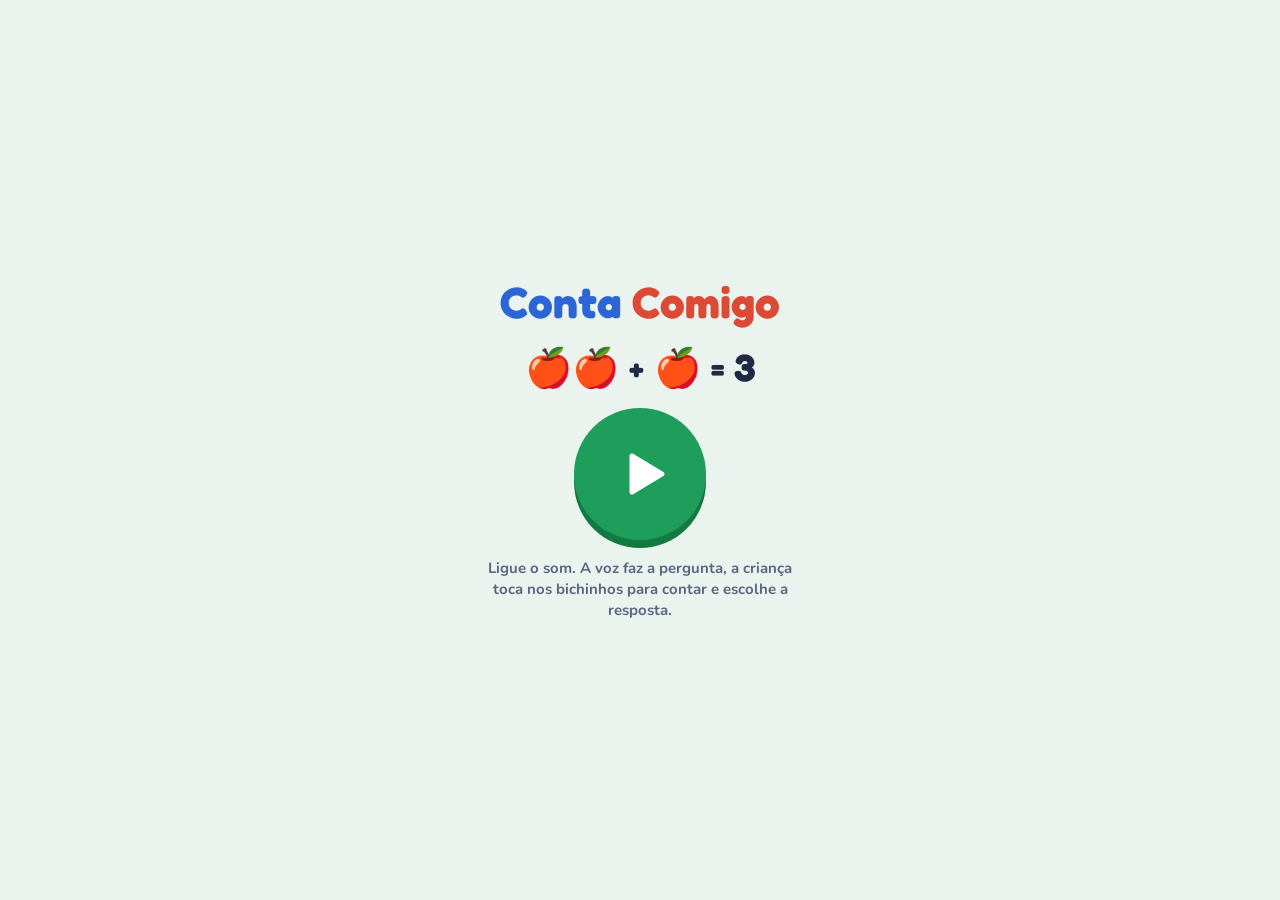
<file: conta-comigo/index.html>
<!doctype html>
<html lang="pt-BR">
<head>
<meta charset="utf-8">
<meta name="viewport" content="width=device-width, initial-scale=1, viewport-fit=cover">
<meta name="apple-mobile-web-app-capable" content="yes">
<title>Conta Comigo</title>
<meta name="claude:viewport-fit-sides" content="cover">
<link rel="preconnect" href="https://fonts.googleapis.com">
<link rel="stylesheet" href="https://fonts.googleapis.com/css2?family=Fredoka:wght@500;600;700&family=Nunito:wght@600;700;800&display=swap">
<style>
/* Layout: tela única de celular — bandejas com os objetos no meio (encolhem/esticam), a conta logo abaixo, três respostas grandes no rodapé. */
:root{
  --table:#EAF3EE;      /* mesa */
  --paper:#FFFFFF;      /* bandejas e botões */
  --ink:#1F2A44;        /* texto */
  --ink-soft:#5A6680;   /* texto secundário */
  --line:#CBDCD3;       /* contornos */
  --plus:#2C66D6;       /* somar */
  --minus:#DC4A35;      /* tirar */
  --sun:#F2B100;        /* estrelas */
  --good:#1E9E5A;
  --good-deep:#147A43;
  --font-display:"Fredoka","Baloo 2","Trebuchet MS",system-ui,sans-serif;
  --font-body:"Nunito","Segoe UI",system-ui,sans-serif;
  color-scheme:light;
}
html{height:100%;box-sizing:border-box;overflow:hidden}
body{
  height:100%;overflow:hidden;margin:0;
  background:var(--table);color:var(--ink);font-family:var(--font-body);font-size:16px;
  padding-left:max(16px,env(safe-area-inset-left,0px));padding-right:max(16px,env(safe-area-inset-right,0px));
  padding-block:8px;
  -webkit-tap-highlight-color:transparent;-webkit-user-select:none;user-select:none;
  overscroll-behavior:none;touch-action:manipulation;
}
*,*::before,*::after{box-sizing:border-box}
[hidden]{display:none!important}
button{font:inherit;color:inherit;cursor:pointer}
button:focus-visible{outline:4px solid var(--plus);outline-offset:3px}

.app{height:100%;max-width:560px;margin:0 auto;display:flex;flex-direction:column;gap:8px;min-height:0}
header{display:flex;align-items:center;justify-content:space-between;gap:8px;flex:none}
h1{font-family:var(--font-display);font-weight:700;font-size:26px;margin:0;line-height:1.1;white-space:nowrap}
h1 .c1{color:var(--plus)} h1 .c2{color:var(--minus)}
.score{display:flex;align-items:center;gap:8px}
.slots{display:flex;gap:2px}
.slots svg{width:20px;height:20px;fill:var(--line);transition:fill .3s,transform .3s}
.slots svg.on{fill:var(--sun)}
.slots svg.new{animation:pop .8s ease}
.total{font-family:var(--font-display);font-weight:600;font-size:14px;background:var(--paper);border:2px solid var(--line);border-radius:999px;
  padding:3px 10px 3px 6px;display:flex;align-items:center;gap:4px;font-variant-numeric:tabular-nums;border-width:2px}
.total svg{width:16px;height:16px;fill:var(--sun)}

/* Ajustes (para o adulto) */
.settings{flex:none;display:flex;gap:8px;justify-content:space-between;flex-wrap:wrap}
.seg{display:flex;background:var(--paper);border:2px solid var(--line);border-radius:999px;padding:2px;gap:2px}
.seg button{border:none;background:none;border-radius:999px;padding:4px 11px;font-family:var(--font-display);font-weight:600;font-size:15px;color:var(--ink-soft);white-space:nowrap}
.seg button[aria-pressed="true"]{background:var(--ink);color:var(--paper)}

/* Bandejas com objetos */
.stage{flex:1 1 auto;min-height:140px;display:flex;flex-direction:column;align-items:center;justify-content:center;gap:6px;--s:56px}
.tray{display:grid;grid-template-columns:repeat(var(--cols),var(--s));gap:8px;padding:8px;background:var(--paper);
  border:3px solid var(--line);border-radius:22px;transition:border-color .3s,box-shadow .3s}
.tray.flash{border-color:var(--plus);box-shadow:0 0 0 4px rgba(44,102,214,.18)}
.stage.sub .tray.flash{border-color:var(--minus);box-shadow:0 0 0 4px rgba(220,74,53,.16)}
.sign{font-family:var(--font-display);font-weight:700;font-size:34px;line-height:32px;height:32px;color:var(--plus)}
.item{position:relative;width:var(--s);height:var(--s);border:none;background:none;padding:0;border-radius:50%;
  font-size:calc(var(--s) * .78);line-height:1;display:grid;place-items:center;transition:opacity .5s,filter .5s,transform .5s}
.item:active{transform:scale(.88)}
.item.gone{opacity:.28;filter:grayscale(1);transform:translateY(-4px) scale(.82);outline:2px dashed var(--minus);outline-offset:-2px}
.item.leaving{animation:leave .7s ease}
@keyframes leave{0%{transform:none;opacity:1}40%{transform:translateY(-18px) rotate(-12deg) scale(1.1);opacity:1}100%{transform:translateY(-4px) scale(.82);opacity:.28}}
.item.lit{animation:pop .5s ease}
.item.nope{animation:shake .4s}
.badge{position:absolute;top:-6px;right:-6px;min-width:calc(var(--s) * .44);height:calc(var(--s) * .44);padding:0 4px;border-radius:999px;
  background:var(--ink);color:var(--paper);font-family:var(--font-display);font-weight:600;font-size:calc(var(--s) * .3);
  display:grid;place-items:center;box-shadow:0 2px 0 rgba(31,42,68,.25)}

/* Conta */
.eq-row{flex:none;display:flex;align-items:center;justify-content:center;gap:12px}
.eq{display:flex;align-items:center;gap:8px;font-family:var(--font-display);font-weight:700;font-size:48px;line-height:1;font-variant-numeric:tabular-nums}
.eq .op{color:var(--plus)}
.eq.sub .op.m{color:var(--minus)}
.eq .op.e{color:var(--ink-soft)}
.ans{min-width:66px;height:66px;padding:0 8px;border:3px dashed var(--ink-soft);border-radius:18px;display:grid;place-items:center;color:var(--ink-soft);transition:background-color .3s,color .3s,border-color .3s}
.ans.done{background:var(--good);border:3px solid var(--good);color:#fff;animation:pop .6s ease}
.say{flex:none;width:54px;height:54px;border-radius:50%;border:none;background:var(--ink);color:var(--paper);display:grid;place-items:center;box-shadow:0 4px 0 rgba(31,42,68,.3)}
.say:active{transform:translateY(3px);box-shadow:none}
.say svg{width:26px;height:26px}

/* Respostas */
.answers{flex:none;display:grid;grid-template-columns:repeat(3,minmax(0,1fr));gap:10px;padding-bottom:6px}
.opt{height:clamp(92px,16vh,132px);border:3px solid var(--line);border-radius:24px;background:var(--paper);box-shadow:0 6px 0 var(--line);
  display:flex;flex-direction:column;align-items:center;justify-content:center;gap:6px;transition:transform .1s,opacity .3s,background-color .3s}
.opt:active{transform:translateY(5px);box-shadow:0 1px 0 var(--line)}
.opt .d{font-family:var(--font-display);font-weight:700;font-size:46px;line-height:1;font-variant-numeric:tabular-nums}
.frame{display:grid;grid-template-columns:repeat(5,9px);gap:3px}
.frame i{width:9px;height:9px;border-radius:50%;background:var(--line)}
.frame i.on{background:var(--ink)}
.opt.right{background:var(--good);border-color:var(--good);box-shadow:0 6px 0 var(--good-deep);color:#fff}
.opt.right .frame i.on{background:#fff}
.opt.right .frame i{background:rgba(255,255,255,.3)}
.opt.wrong{opacity:.3}
.opt.shake{animation:shake .45s}

@keyframes pop{40%{transform:scale(1.3) rotate(-6deg)}70%{transform:scale(.95)}}
@keyframes shake{25%{transform:translateX(-9px)}75%{transform:translateX(9px)}}

/* Telas por cima: início e prêmio */
.veil{position:fixed;inset:0;z-index:40;background:var(--table);display:flex;flex-direction:column;align-items:center;justify-content:center;gap:18px;text-align:center;
  padding-top:calc(16px + env(safe-area-inset-top,0px));padding-bottom:calc(16px + env(safe-area-inset-bottom,0px));
  padding-left:max(16px,env(safe-area-inset-left,0px));padding-right:max(16px,env(safe-area-inset-right,0px));animation:fade .25s ease}
@keyframes fade{from{opacity:0}}
.big-title{font-family:var(--font-display);font-weight:700;font-size:44px;margin:0;line-height:1.05;text-wrap:balance}
.demo{font-family:var(--font-display);font-weight:700;font-size:30px;display:flex;gap:10px;align-items:center;justify-content:center;flex-wrap:wrap}
.demo span{font-size:38px}
.lead{margin:0;max-width:34ch;color:var(--ink-soft);font-weight:700;font-size:15px;line-height:1.4}
.play{width:132px;height:132px;border-radius:50%;border:none;background:var(--good);color:#fff;display:grid;place-items:center;box-shadow:0 8px 0 var(--good-deep)}
.play:active{transform:translateY(6px);box-shadow:0 2px 0 var(--good-deep)}
.play svg{width:58px;height:58px;margin-left:8px}
.prize{font-size:120px;line-height:1;animation:pop 1s ease 2}
.album{display:grid;grid-template-columns:repeat(6,44px);gap:8px;justify-content:center}
.album span{width:44px;height:44px;border-radius:50%;display:grid;place-items:center;font-size:28px;background:var(--paper);border:2px solid var(--line)}
.album span.locked{font-family:var(--font-display);font-weight:600;font-size:20px;color:var(--line);border-style:dashed}
.album span.new{border-color:var(--sun);border-width:3px;animation:pop .9s ease 2}
.confetti{position:fixed;top:-20px;width:10px;height:16px;border-radius:3px;z-index:60;pointer-events:none;animation:fall linear forwards}
@keyframes fall{to{transform:translateY(110vh) rotate(720deg)}}

@media (max-width:370px){.seg button{padding:4px 8px;font-size:14px}h1{font-size:22px}}
@media (prefers-reduced-motion:reduce){*{animation:none!important;transition:none!important}}
</style>
</head>
<body>
<div class="app">
  <header>
    <h1><span class="c1">Conta</span> <span class="c2">Comigo</span></h1>
    <div class="score">
      <div class="slots" id="slots" aria-label="Estrelas desta rodada"></div>
      <div class="total" aria-label="Total de estrelas"><svg viewBox="0 0 24 24"><path d="M12 2.5l2.9 6.1 6.6.8-4.9 4.6 1.3 6.6L12 17.3l-5.9 3.3 1.3-6.6-4.9-4.6 6.6-.8z"/></svg><b id="total">0</b></div>
    </div>
  </header>

  <div class="settings">
    <div class="seg" role="group" aria-label="Tipo de conta">
      <button type="button" id="opAdd" data-op="add">+ Somar</button>
      <button type="button" id="opSub" data-op="sub">− Tirar</button>
      <button type="button" id="opMix" data-op="mix">+ e −</button>
    </div>
    <div class="seg" role="group" aria-label="Tamanho dos números">
      <button type="button" id="max5" data-max="5">até 5</button>
      <button type="button" id="max10" data-max="10">até 10</button>
    </div>
  </div>

  <div class="stage" id="stage" aria-label="Toque nos objetos para contar"></div>

  <div class="eq-row">
    <div class="eq" id="eq" aria-live="polite"></div>
    <button class="say" id="sayBtn" type="button" aria-label="Ouvir a pergunta de novo">
      <svg viewBox="0 0 24 24" fill="none" stroke="currentColor" stroke-width="2.2" stroke-linecap="round" stroke-linejoin="round"><path d="M4 9v6h4l5 4V5L8 9H4z" fill="currentColor"/><path d="M16.5 8.5a5 5 0 0 1 0 7"/><path d="M19 6a8.5 8.5 0 0 1 0 12"/></svg>
    </button>
  </div>

  <div class="answers" id="answers"></div>
</div>

<div class="veil" id="startVeil" role="dialog" aria-modal="true" aria-labelledby="startTitle">
  <p class="big-title" id="startTitle"><span style="color:var(--plus)">Conta</span> <span style="color:var(--minus)">Comigo</span></p>
  <div class="demo" aria-hidden="true"><span>🍎🍎</span>+<span>🍎</span>=<span>3</span></div>
  <button class="play" id="startBtn" type="button" aria-label="Começar">
    <svg viewBox="0 0 24 24" fill="currentColor"><path d="M6 4.5v15a1 1 0 0 0 1.5.86l12.5-7.5a1 1 0 0 0 0-1.72L7.5 3.64A1 1 0 0 0 6 4.5z"/></svg>
  </button>
  <p class="lead">Ligue o som. A voz faz a pergunta, a criança toca nos bichinhos para contar e escolhe a resposta.</p>
</div>

<div class="veil" id="prizeVeil" hidden role="dialog" aria-modal="true" aria-labelledby="prizeText">
  <div class="prize" id="prize" aria-hidden="true"></div>
  <p class="big-title" id="prizeText" style="font-size:32px">Você ganhou um adesivo!</p>
  <div class="album" id="album"></div>
  <button class="play" id="againBtn" type="button" aria-label="Jogar mais">
    <svg viewBox="0 0 24 24" fill="currentColor"><path d="M6 4.5v15a1 1 0 0 0 1.5.86l12.5-7.5a1 1 0 0 0 0-1.72L7.5 3.64A1 1 0 0 0 6 4.5z"/></svg>
  </button>
</div>

<script>
(function(){
  const $=id=>document.getElementById(id);
  const rnd=(a,b)=>a+Math.floor(Math.random()*(b-a+1));
  const shuffle=a=>{for(let i=a.length-1;i>0;i--){const k=Math.floor(Math.random()*(i+1));[a[i],a[k]]=[a[k],a[i]];}return a;};
  const STAR='<svg viewBox="0 0 24 24"><path d="M12 2.5l2.9 6.1 6.6.8-4.9 4.6 1.3 6.6L12 17.3l-5.9 3.3 1.3-6.6-4.9-4.6 6.6-.8z"/></svg>';

  // ---------- Objetos e palavras ----------
  const THINGS=[
    {e:'🍎',s:'maçã',p:'maçãs',f:true},
    {e:'🐟',s:'peixinho',p:'peixinhos'},
    {e:'⭐',s:'estrela',p:'estrelas',f:true},
    {e:'🐥',s:'pintinho',p:'pintinhos'},
    {e:'🍓',s:'morango',p:'morangos'},
    {e:'🚗',s:'carrinho',p:'carrinhos'},
    {e:'🎈',s:'balão',p:'balões'},
    {e:'🦋',s:'borboleta',p:'borboletas',f:true},
    {e:'🍌',s:'banana',p:'bananas',f:true},
    {e:'🐶',s:'cachorrinho',p:'cachorrinhos'},
    {e:'🐞',s:'joaninha',p:'joaninhas',f:true},
    {e:'⚽',s:'bola',p:'bolas',f:true}
  ];
  const STICKERS=['🦁','🐼','🐸','🐙','🦄','🐢','🦊','🐧','🐝','🐳','🦒','🐨'];
  const W=['zero','um','dois','três','quatro','cinco','seis','sete','oito','nove','dez'];
  const num=(n,f)=>f&&n===1?'uma':f&&n===2?'duas':W[n];
  const cap=s=>s.charAt(0).toUpperCase()+s.slice(1);
  const qty=(n,t)=>num(n,t.f)+' '+(n===1?t.s:t.p);
  const how=t=>t.f?'Quantas':'Quantos';

  // ---------- Ajustes salvos ----------
  const KEY='conta-comigo-v1';
  let S={op:'add',max:5,stars:0,stickers:[]};
  try{const r=localStorage.getItem(KEY);if(r){const d=JSON.parse(r);if(d&&typeof d==='object')S=Object.assign(S,d);}}catch(e){}
  if(!['add','sub','mix'].includes(S.op))S.op='add';
  if(S.max!==5&&S.max!==10)S.max=5;
  if(!Array.isArray(S.stickers))S.stickers=[];
  S.stars=Math.max(0,S.stars|0);
  const save=()=>{try{localStorage.setItem(KEY,JSON.stringify(S))}catch(e){}};

  // ---------- Voz ----------
  let voices=[];
  const loadVoices=()=>{try{voices=speechSynthesis.getVoices()||[]}catch(e){}};
  if('speechSynthesis' in window){loadVoices();speechSynthesis.addEventListener&&speechSynthesis.addEventListener('voiceschanged',loadVoices);}
  function pickVoice(){
    if(!voices.length)loadVoices();
    const ok=v=>v.lang&&v.lang.toLowerCase().replace('_','-');
    return voices.find(v=>ok(v)==='pt-br'&&/luciana|google|siri|francisca|maria/i.test(v.name))
        || voices.find(v=>ok(v)==='pt-br')
        || voices.find(v=>ok(v)&&ok(v).startsWith('pt'));
  }
  function sayCb(text,cb){
    let fired=false;const fin=()=>{if(fired)return;fired=true;cb&&cb();};
    try{
      if(!('speechSynthesis' in window))throw 0;
      const u=new SpeechSynthesisUtterance(text);u.lang='pt-BR';u.rate=.9;u.pitch=1.1;
      const v=pickVoice();if(v)u.voice=v;
      u.onend=fin;u.onerror=fin;speechSynthesis.speak(u);
    }catch(e){}
    setTimeout(fin,1300+text.length*100); // segurança caso a voz não avise o fim
  }
  let tok=0;
  // itens: {t: texto, pause: ms depois, before: função antes de falar}
  function speakSeq(items,done){
    const my=++tok;try{speechSynthesis.cancel()}catch(e){}
    let i=0;
    const next=()=>{
      if(my!==tok)return;
      if(i>=items.length){done&&done();return;}
      const it=items[i++];
      if(it.before)it.before();
      if(!it.t){setTimeout(next,it.pause||0);return;}
      sayCb(it.t,()=>setTimeout(next,it.pause==null?150:it.pause));
    };
    next();
  }
  const stopSpeech=()=>{tok++;try{speechSynthesis.cancel()}catch(e){}};

  // ---------- Sons ----------
  let ac=null;
  function tone(seq){
    try{ac=ac||new (window.AudioContext||window.webkitAudioContext)();if(ac.state==='suspended')ac.resume();
      seq.forEach(([f,at,dur,vol,slide])=>{const o=ac.createOscillator(),g=ac.createGain(),t=ac.currentTime+at;
        o.frequency.setValueAtTime(f,t);if(slide)o.frequency.exponentialRampToValueAtTime(slide,t+dur);
        g.gain.setValueAtTime(.0001,t);g.gain.exponentialRampToValueAtTime(vol,t+.015);g.gain.exponentialRampToValueAtTime(.0001,t+dur);
        o.connect(g).connect(ac.destination);o.start(t);o.stop(t+dur+.05);});
    }catch(e){}
  }
  const tick=n=>tone([[440+n*45,0,.12,.14]]);
  const chime=()=>tone([[660,0,.3,.18],[880,.09,.3,.18],[1320,.18,.35,.18]]);
  const buzz=()=>tone([[220,0,.25,.15,160]]);
  const whoosh=()=>tone([[300,0,.35,.1,900]]);
  const fanfare=()=>tone([[523,0,.2,.18],[659,.15,.2,.18],[784,.3,.2,.18],[1047,.45,.5,.2]]);

  // ---------- Estado do jogo ----------
  let P=null,round=0,lastKey='',lastThing=-1;

  function makeChoices(ans,a,b,M){
    const pool=[ans-2,ans-1,ans+1,ans+2,a,b].filter(v=>v!==ans&&v>=0&&v<=M);
    const uniq=shuffle(Array.from(new Set(pool))).slice(0,2);
    return uniq.concat(ans).sort((x,y)=>x-y);
  }
  function newProblem(){
    const op=S.op==='mix'?(Math.random()<.5?'add':'sub'):S.op,M=S.max;
    let a,b,key,guard=0;
    do{
      if(op==='add'){a=rnd(1,M-1);b=rnd(1,M-a);}else{a=rnd(2,M);b=rnd(1,a-1);}
      key=op+a+'/'+b;
    }while(key===lastKey&&guard++<30);
    lastKey=key;
    let ti;do{ti=rnd(0,THINGS.length-1);}while(ti===lastThing);lastThing=ti;
    const ans=op==='add'?a+b:a-b;
    P={op,a,b,ans,t:THINGS[ti],choices:makeChoices(ans,a,b,M),solved:false,busy:false,count:0,items:[],trays:[],goneDone:false};
    render();
  }

  // ---------- Tela ----------
  const stage=$('stage');
  function tray(n,from){
    const el=document.createElement('div');el.className='tray';el.style.setProperty('--cols',Math.min(5,n));
    for(let i=0;i<n;i++){
      const b=document.createElement('button');b.type='button';b.className='item';b.textContent=P.t.e;
      b.setAttribute('aria-label',P.t.s);
      const it={el:b,gone:false,n:0,idx:from+i};
      b.addEventListener('click',()=>tapItem(it));
      P.items.push(it);el.appendChild(b);
    }
    P.trays.push(el);
    return el;
  }
  function render(){
    stage.innerHTML='';stage.className='stage '+P.op;
    if(P.op==='add'){
      const s=document.createElement('div');s.className='sign';s.textContent='+';
      stage.append(tray(P.a,0),s,tray(P.b,P.a));
    }else{
      stage.append(tray(P.a,0));
    }
    fit();
    const eq=$('eq');eq.className='eq '+P.op;
    eq.innerHTML='<span>'+P.a+'</span><span class="op m">'+(P.op==='add'?'+':'−')+'</span><span>'+P.b+'</span><span class="op e">=</span><span class="ans" id="ansBox">?</span>';
    eq.setAttribute('aria-label',P.a+(P.op==='add'?' mais ':' menos ')+P.b+' é igual a quanto?');
    const box=$('answers');box.innerHTML='';
    P.choices.forEach(v=>{
      const b=document.createElement('button');b.type='button';b.className='opt';b.setAttribute('aria-label',String(v));
      let dots='';for(let i=0;i<S.max;i++)dots+='<i'+(i<v?' class="on"':'')+'></i>';
      b.innerHTML='<span class="d">'+v+'</span><span class="frame" aria-hidden="true">'+dots+'</span>';
      b.addEventListener('click',()=>answer(v,b));
      box.appendChild(b);
    });
    renderStars(false);
  }
  function fit(){
    if(!P)return;
    const Wd=stage.clientWidth,H=stage.clientHeight,g=8;
    let cols,rows,extra;
    if(P.op==='add'){
      cols=Math.min(5,Math.max(P.a,P.b));
      const ra=Math.ceil(P.a/5),rb=Math.ceil(P.b/5);rows=ra+rb;
      extra=2*(16+6)+32+12+(ra-1+rb-1)*g;
    }else{
      cols=Math.min(5,P.a);rows=Math.ceil(P.a/5);extra=16+6+(rows-1)*g;
    }
    const byW=(Wd-22-(cols-1)*g)/cols,byH=(H-extra)/rows;
    const s=Math.max(26,Math.floor(Math.min(byW,byH,88)));
    stage.style.setProperty('--s',s+'px');
  }
  window.addEventListener('resize',fit);

  function renderStars(fresh){
    const el=$('slots');el.innerHTML='';
    for(let i=0;i<5;i++){const w=document.createElement('span');w.innerHTML=STAR;const sv=w.firstChild;
      if(i<round)sv.classList.add('on');if(fresh&&i===round-1)sv.classList.add('new');el.appendChild(sv);}
    $('total').textContent=S.stars;
  }
  function renderSettings(){
    document.querySelectorAll('[data-op]').forEach(b=>b.setAttribute('aria-pressed',String(b.dataset.op===S.op)));
    document.querySelectorAll('[data-max]').forEach(b=>b.setAttribute('aria-pressed',String(+b.dataset.max===S.max)));
  }
  const replay=el=>{el.classList.remove('lit');void el.offsetWidth;el.classList.add('lit');};
  function flashTray(i){P.trays.forEach((t,k)=>t.classList.toggle('flash',k===i));}
  function clearCount(){P.count=0;P.items.forEach(it=>{it.n=0;const b=it.el.querySelector('.badge');if(b)b.remove();});}
  function badge(it,n){
    it.n=n;let b=it.el.querySelector('.badge');
    if(!b){b=document.createElement('span');b.className='badge';it.el.appendChild(b);}
    b.textContent=n;replay(it.el);
  }
  // Os últimos B objetos vão embora (subtração)
  function setGone(on,anim){
    if(P.op!=='sub')return;
    P.items.forEach((it,i)=>{
      const g=on&&i>=P.a-P.b;it.gone=g;it.el.classList.toggle('gone',g);
      it.el.classList.remove('leaving');
      if(g&&anim){void it.el.offsetWidth;it.el.classList.add('leaving');}
    });
    P.goneDone=on;
  }

  // ---------- Pergunta falada ----------
  function ask(){
    if(!P)return;
    clearCount();
    const t=P.t;
    if(P.op==='add'){
      speakSeq([
        {t:cap(qty(P.a,t))+'.',before:()=>flashTray(0),pause:250},
        {t:'Mais '+qty(P.b,t)+'.',before:()=>flashTray(1),pause:250},
        {t:how(t)+' '+t.p+' ao todo?',before:()=>flashTray(-1)}
      ]);
    }else{
      setGone(false);
      speakSeq([
        {t:'Tinha '+qty(P.a,t)+'.',before:()=>flashTray(0),pause:250},
        {t:cap(num(P.b,t.f))+(P.b===1?' foi embora.':' foram embora.'),before:()=>{flashTray(-1);setGone(true,true);whoosh();},pause:250},
        {t:how(t)+(P.ans===1?' ficou?':' ficaram?')}
      ]);
    }
  }

  // ---------- Contar tocando ----------
  function tapItem(it){
    if(!P||P.busy||P.solved)return;
    if(it.gone){it.el.classList.remove('nope');void it.el.offsetWidth;it.el.classList.add('nope');
      speakSeq([{t:(P.t.f?'Essa':'Esse')+' foi embora!'}]);return;}
    if(it.n){replay(it.el);speakSeq([{t:W[it.n]}]);return;}
    P.count++;badge(it,P.count);tick(P.count);
    speakSeq([{t:W[P.count]}]);
  }
  function autoCount(done){
    clearCount();
    const live=P.items.filter(it=>!it.gone);
    const seq=live.map((it,i)=>({t:W[i+1],pause:120,before:()=>{badge(it,i+1);tick(i+1);P.count=i+1;}}));
    seq.push({t:P.op==='add'?how(P.t)+' '+P.t.p+' ao todo?':how(P.t)+(P.ans===1?' ficou?':' ficaram?')});
    speakSeq(seq,done);
  }

  // ---------- Responder ----------
  function shakeEl(el){el.classList.remove('shake');void el.offsetWidth;el.classList.add('shake');}
  function answer(v,btn){
    if(!P||P.solved||P.busy||btn.classList.contains('wrong'))return;
    if(P.op==='sub'&&!P.goneDone)setGone(true,false);
    flashTray(-1);
    if(v===P.ans){
      P.solved=true;stopSpeech();chime();
      btn.classList.add('right');
      const box=$('ansBox');box.textContent=v;box.classList.add('done');
      round++;S.stars++;save();renderStars(true);
      const word=P.op==='add'?' mais ':' menos ';
      const done=round>=5;
      speakSeq([
        {t:['Isso!','Muito bem!','Acertou!','Parabéns!'][rnd(0,3)],pause:150},
        {t:cap(W[P.a])+word+W[P.b]+' é igual a '+W[P.ans]+'!',pause:done?200:700}
      ],()=>{if(done)celebrate();else{newProblem();ask();}});
    }else{
      buzz();shakeEl(btn);btn.classList.add('wrong');btn.setAttribute('aria-disabled','true');
      P.busy=true;
      speakSeq([{t:'Não é '+W[v]+'.',pause:200},{t:'Vamos contar juntos!',pause:250}],()=>autoCount(()=>{if(P)P.busy=false;}));
    }
  }

  // ---------- Prêmio ----------
  function confetti(){
    const cols=['#2C66D6','#DC4A35','#F2B100','#1E9E5A','#9B4FD1'];
    for(let i=0;i<40;i++){const d=document.createElement('div');d.className='confetti';
      d.style.left=Math.random()*100+'vw';d.style.background=cols[i%cols.length];
      d.style.animationDuration=(1.6+Math.random()*1.4)+'s';d.style.animationDelay=Math.random()*.5+'s';
      document.body.appendChild(d);setTimeout(()=>d.remove(),3600);}
  }
  function celebrate(){
    const free=STICKERS.filter(s=>!S.stickers.includes(s));
    const got=free.length?free[0]:STICKERS[rnd(0,STICKERS.length-1)];
    if(free.length){S.stickers.push(got);save();}
    $('prize').textContent=got;
    $('prizeText').textContent=free.length?'Você ganhou um adesivo!':'Você ganhou mais cinco estrelas!';
    const al=$('album');al.innerHTML='';
    STICKERS.forEach(s=>{const sp=document.createElement('span');
      if(S.stickers.includes(s)){sp.textContent=s;if(s===got&&free.length)sp.className='new';}
      else{sp.textContent='?';sp.className='locked';}
      al.appendChild(sp);});
    $('prizeVeil').hidden=false;fanfare();confetti();
    speakSeq([{t:'Parabéns! Cinco estrelas!',pause:200},{t:free.length?'Você ganhou um adesivo novo!':'Você é um campeão das contas!'}]);
  }
  $('againBtn').addEventListener('click',()=>{
    stopSpeech();$('prizeVeil').hidden=true;round=0;newProblem();ask();
  });

  // ---------- Controles ----------
  $('sayBtn').addEventListener('click',()=>{if(P&&!P.solved){P.busy=false;ask();}});
  document.querySelectorAll('[data-op]').forEach(b=>b.addEventListener('click',()=>{
    if(S.op===b.dataset.op)return;S.op=b.dataset.op;save();renderSettings();newProblem();ask();}));
  document.querySelectorAll('[data-max]').forEach(b=>b.addEventListener('click',()=>{
    const m=+b.dataset.max;if(S.max===m)return;S.max=m;save();renderSettings();newProblem();ask();}));
  $('startBtn').addEventListener('click',()=>{
    tone([[660,0,.15,.12]]); // destrava o som no celular
    $('startVeil').hidden=true;ask();
  });

  renderSettings();newProblem();
})();
</script>
</body>
</html>
</file>
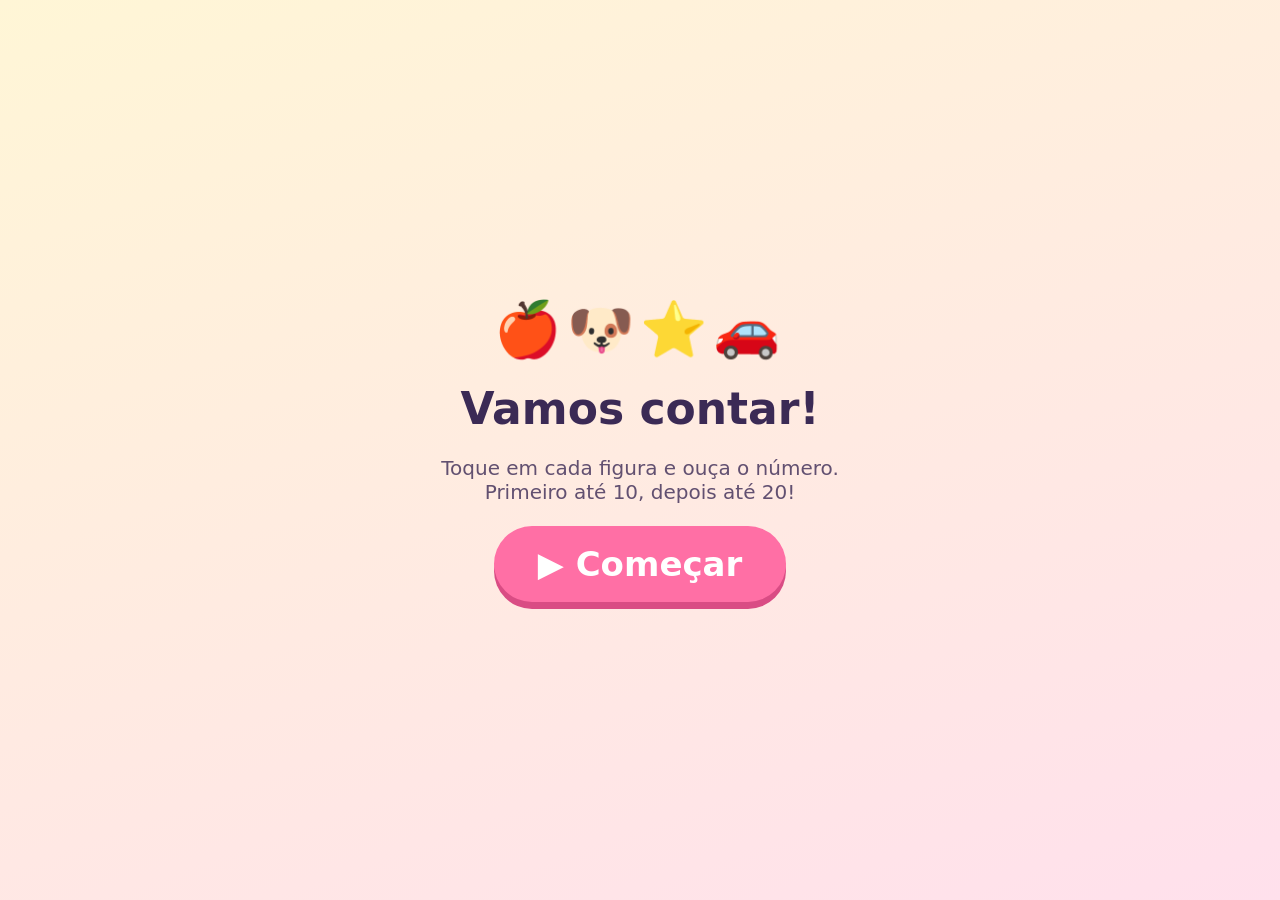
<file: contando-ate-20/index.html>
<!doctype html>
<html lang="pt-BR">
<head>
<meta charset="utf-8">
<meta name="viewport" content="width=device-width, initial-scale=1, maximum-scale=1, user-scalable=no, viewport-fit=cover">
<meta name="theme-color" content="#ffd93d">
<meta name="apple-mobile-web-app-capable" content="yes">
<meta name="mobile-web-app-capable" content="yes">
<meta name="apple-mobile-web-app-title" content="Contando">
<title>Vamos Contar</title>
<link rel="icon" href="data:image/svg+xml,<svg xmlns='http://www.w3.org/2000/svg' viewBox='0 0 100 100'><text y='.9em' font-size='90'>🔢</text></svg>">
<style>
  :root {
    --bg1: #fff6d6;
    --bg2: #ffe0ec;
    --ink: #3b2a55;
    --card: #ffffff;
    --accent: #ff6fa5;
    --accent2: #5ac8fa;
    --ok: #4cd18a;
    --dim: #e9e3f3;
  }
  * { box-sizing: border-box; -webkit-tap-highlight-color: transparent; }
  html, body { margin: 0; height: 100%; }
  body {
    background: linear-gradient(160deg, var(--bg1), var(--bg2));
    color: var(--ink);
    font-family: "Baloo 2", "Comic Sans MS", "Chalkboard SE", system-ui, sans-serif;
    user-select: none; -webkit-user-select: none;
    overflow: hidden;
    touch-action: manipulation;
  }
  .app {
    height: 100dvh; display: flex; flex-direction: column;
    padding: max(12px, env(safe-area-inset-top)) 16px max(12px, env(safe-area-inset-bottom));
    max-width: 720px; margin: 0 auto; gap: 10px;
  }
  header { display: flex; align-items: center; justify-content: space-between; gap: 8px; }
  .icon-btn {
    border: 0; background: rgba(255,255,255,.75); border-radius: 50%;
    width: 48px; height: 48px; font-size: 24px; cursor: pointer;
    box-shadow: 0 3px 0 rgba(0,0,0,.08);
  }
  .goal { font-size: 18px; font-weight: 700; opacity: .8; text-align: center; flex: 1; }

  .big {
    text-align: center; line-height: 1;
    min-height: 120px; display: flex; flex-direction: column; align-items: center; justify-content: center;
  }
  .big .num { font-size: 96px; font-weight: 800; color: var(--accent); text-shadow: 0 4px 0 rgba(0,0,0,.08); }
  .big .word { font-size: 28px; font-weight: 700; margin-top: 4px; min-height: 30px; }
  .big .msg { font-size: 26px; font-weight: 800; }
  .pop { animation: pop .35s ease-out; }
  @keyframes pop { 0% { transform: scale(.5); } 70% { transform: scale(1.15); } 100% { transform: scale(1); } }

  .board {
    flex: 1; display: grid; grid-template-columns: repeat(5, 1fr);
    gap: 10px; align-content: center;
  }
  .cell {
    position: relative; aspect-ratio: 1; border: 0; border-radius: 22px;
    background: var(--card); font-size: clamp(30px, 9vw, 60px);
    box-shadow: 0 5px 0 rgba(0,0,0,.08); cursor: pointer; padding: 0;
    display: flex; align-items: center; justify-content: center;
    transition: transform .1s, background .2s;
  }
  .board.many .cell { font-size: clamp(26px, 7.5vw, 52px); border-radius: 18px; }
  .cell:active { transform: scale(.92); }
  .cell.new { animation: appear .4s ease-out both; }
  @keyframes appear { from { transform: scale(0) rotate(-20deg); opacity: 0; } to { transform: none; opacity: 1; } }
  .cell.done { background: var(--dim); }
  .cell.done .e { opacity: .45; }
  .cell .badge {
    position: absolute; inset: 0; display: none; align-items: center; justify-content: center;
    font-size: clamp(26px, 8vw, 48px); font-weight: 800; color: var(--ink);
    text-shadow: 0 0 4px #fff, 0 0 4px #fff, 0 0 8px #fff;
  }
  .cell.done .badge { display: flex; }
  .cell.bounce { animation: bounce .45s ease-out; }
  @keyframes bounce { 0% { transform: scale(1); } 40% { transform: scale(1.25) rotate(6deg); } 100% { transform: scale(1); } }
  .cell.wiggle { animation: wiggle .4s; }
  @keyframes wiggle { 25% { transform: rotate(-8deg); } 75% { transform: rotate(8deg); } }
  .cell.lit {
    background: var(--accent2); transform: scale(1.12); z-index: 2;
    box-shadow: 0 0 0 5px #fff, 0 8px 18px rgba(0,0,0,.18);
  }
  .cell.lit .e { opacity: 1; }
  .cell.lit .badge { color: #fff; text-shadow: 0 2px 0 rgba(0,0,0,.2); }
  .board.locked .cell { pointer-events: none; }

  .track { display: grid; grid-template-columns: repeat(10, 1fr); gap: 4px; }
  .dot {
    aspect-ratio: 1; border-radius: 50%; background: rgba(255,255,255,.7);
    display: flex; align-items: center; justify-content: center;
    font-size: clamp(11px, 3.4vw, 18px); font-weight: 800; color: rgba(59,42,85,.35);
    transition: background .2s, color .2s, transform .2s;
  }
  .dot.on { background: var(--ok); color: #fff; }
  .dot.now { transform: scale(1.25); background: var(--accent); color: #fff; }
  .dot.hidden { visibility: hidden; }

  .start {
    position: fixed; inset: 0; display: flex; flex-direction: column; align-items: center; justify-content: center;
    gap: 22px; background: linear-gradient(160deg, var(--bg1), var(--bg2)); z-index: 10; padding: 16px; text-align: center;
  }
  .start h1 { margin: 0; font-size: 44px; }
  .start .emojis { font-size: 54px; letter-spacing: 6px; }
  .start p { margin: 0; font-size: 20px; max-width: 420px; opacity: .8; }
  .play {
    border: 0; border-radius: 999px; background: var(--accent); color: #fff;
    font: inherit; font-size: 34px; font-weight: 800; padding: 18px 44px; cursor: pointer;
    box-shadow: 0 7px 0 #d94c84; animation: breathe 1.6s ease-in-out infinite;
  }
  .play:active { transform: translateY(4px); box-shadow: 0 3px 0 #d94c84; }
  @keyframes breathe { 50% { transform: scale(1.06); } }
  .hide { display: none !important; }

  .confetti { position: fixed; inset: 0; pointer-events: none; overflow: hidden; z-index: 5; }
  .confetti span { position: absolute; top: -60px; font-size: 36px; animation: fall linear forwards; }
  @keyframes fall { to { transform: translateY(115vh) rotate(540deg); } }

  .left { display: flex; gap: 8px; }
  .icon-btn.off { opacity: .4; }

  .listen { display: none; flex-direction: column; align-items: center; gap: 8px; }
  .listen.show { display: flex; }
  .listen .you { font-size: 22px; font-weight: 800; }
  .falei {
    border: 0; border-radius: 999px; background: var(--ok); color: #fff;
    font: inherit; font-size: 26px; font-weight: 800; padding: 10px 30px; cursor: pointer;
    box-shadow: 0 5px 0 #34a86c;
  }
  .falei:active { transform: translateY(3px); box-shadow: 0 2px 0 #34a86c; }
  .mic {
    border: 0; border-radius: 999px; background: rgba(255,255,255,.8); color: var(--ink);
    font: inherit; font-size: 16px; font-weight: 700; padding: 6px 14px;
  }
  .mic.on { background: var(--accent); color: #fff; animation: breathe 1.2s ease-in-out infinite; }
  .mic.ask { cursor: pointer; box-shadow: 0 3px 0 rgba(0,0,0,.1); }
  .app.listening .big { min-height: 0; }
  .app.listening .big .num { font-size: 64px; }
  .app.listening .big .word { font-size: 22px; }
  .nomic { font-size: 15px; text-align: center; max-width: 340px; line-height: 1.35; opacity: .85; }
  .nomic a { color: var(--ink); font-weight: 800; word-break: break-all; }
  [hidden] { display: none !important; }
  .heard { min-height: 22px; font-size: 18px; opacity: .75; text-align: center; }

  @media (prefers-reduced-motion: reduce) {
    *, *::before, *::after { animation-duration: .01ms !important; animation-iteration-count: 1 !important; }
  }
</style>
</head>
<body>
<div class="start" id="start">
  <div class="emojis">🍎🐶⭐🚗</div>
  <h1>Vamos contar!</h1>
  <p>Toque em cada figura e ouça o número.<br>Primeiro até 10, depois até 20!</p>
  <button class="play" id="play">▶ Começar</button>
</div>

<div class="app">
  <header>
    <div class="left">
      <button class="icon-btn" id="sound" aria-label="Som">🔊</button>
      <button class="icon-btn" id="repeatToggle" aria-label="Esperar ela repetir os números" title="Esperar ela repetir os números">🎤</button>
    </div>
    <div class="goal" id="goal">Conte até 10</div>
    <button class="icon-btn" id="restart" aria-label="Recomeçar">🔄</button>
  </header>

  <div class="big" id="big"><div class="num" id="num">0</div><div class="word" id="word"></div></div>

  <div class="listen" id="listen">
    <div class="you">Agora você! 🗣️</div>
    <button class="mic" id="mic" type="button">🎤 Ouvindo…</button>
    <button class="falei" id="falei" type="button">👄 Falei!</button>
    <div class="heard" id="heard"></div>
    <div class="nomic" id="nomic" hidden>
      Aqui o microfone não funciona, então toque em "Falei!".
      <span id="openWrap"><br>Para o app ouvir sozinho, abra no Chrome ou Safari:<br><a id="openLink" target="_blank" rel="noopener"></a></span>
    </div>
  </div>

  <div class="board" id="board"></div>

  <div class="track" id="track"></div>
</div>

<div class="confetti" id="confetti"></div>

<script>
(() => {
  const WORDS = ['zero','um','dois','três','quatro','cinco','seis','sete','oito','nove','dez',
    'onze','doze','treze','catorze','quinze','dezesseis','dezessete','dezoito','dezenove','vinte'];

  const THEMES = [
    ['🍎','🍌','🍓','🍇','🍊','🍉','🍒','🍑','🍍','🥝'],
    ['🐶','🐱','🐰','🐻','🐼','🐸','🐵','🦁','🐷','🐮'],
    ['🚗','🚕','🚌','🚓','🚑','🚒','🚜','🚲','🚀','✈️'],
    ['⭐','🌈','☀️','🌙','☁️','❄️','🌸','🌻','🍀','🌷'],
    ['🦋','🐞','🐝','🐠','🐢','🦄','🐙','🐳','🦒','🐘'],
    ['🎈','🎁','🧸','⚽','🪀','🎨','🍦','🧁','🍭','🍩'],
  ];
  const PARTY = ['🎉','⭐','🎈','🌟','💖','🎊','🥳'];

  const $ = id => document.getElementById(id);
  const board = $('board'), track = $('track'), numEl = $('num'), wordEl = $('word'),
        bigEl = $('big'), goalEl = $('goal');

  let count = 0, target = 10, busy = false, muted = false, themeIdx = -1, emojis = [];
  let runId = 0; // invalidates pending timers/speech chains on restart

  // ---------- Voz ----------
  const synth = window.speechSynthesis;
  let voice = null;
  function pickVoice() {
    if (!synth) return;
    const vs = synth.getVoices();
    voice = vs.find(v => v.lang === 'pt-BR' && /luciana|francisca|google|female|feminina/i.test(v.name))
         || vs.find(v => v.lang === 'pt-BR')
         || vs.find(v => /^pt/i.test(v.lang)) || null;
  }
  if (synth) { pickVoice(); synth.onvoiceschanged = pickVoice; }

  // Fala e resolve quando terminar (com limite de tempo, pois alguns navegadores não disparam onend).
  function say(text, { interrupt = false, rate = 0.9, pitch = 1.2 } = {}) {
    return new Promise(resolve => {
      if (muted || !synth) return setTimeout(resolve, 650);
      if (interrupt) synth.cancel();
      const u = new SpeechSynthesisUtterance(text);
      u.lang = 'pt-BR'; u.rate = rate; u.pitch = pitch;
      if (voice) u.voice = voice;
      let done = false;
      speaking++;
      const finish = () => {
        if (done) return;
        done = true; speaking--;
        ignoreUntil = Date.now() + 700; // não confundir a voz do app com a da criança
        resolve();
      };
      u.onend = finish; u.onerror = finish;
      setTimeout(finish, 600 + text.length * 120);
      synth.speak(u);
    });
  }
  const wait = ms => new Promise(r => setTimeout(r, ms));

  // ---------- Ouvir a criança ----------
  // Três caminhos: ditado do Claude (quando aberto como página no Claude),
  // reconhecimento de voz do navegador, ou o botão "Falei!" quando não há microfone.
  let repeatMode = true;
  try { repeatMode = localStorage.getItem('contar.repeat') !== '0'; } catch (e) {}
  let speaking = 0, ignoreUntil = 0, listener = null, endListen = null;

  const ALT = {
    1: ['um', 'uma', 'hum', 'un'], 2: ['dois', 'duas', 'doi'], 3: ['tres', 'treis'],
    4: ['quatro', 'quatru'], 5: ['cinco', 'cinc'], 6: ['seis', 'sei', 'meia'],
    7: ['sete', 'set'], 8: ['oito'], 9: ['nove', 'novi'], 10: ['dez', 'des', 'deis'],
    11: ['onze'], 12: ['doze'], 13: ['treze'], 14: ['catorze', 'quatorze'], 15: ['quinze'],
    16: ['dezesseis', 'dezasseis'], 17: ['dezessete', 'dezassete'], 18: ['dezoito'],
    19: ['dezenove', 'dezanove'], 20: ['vinte'],
  };
  const norm = s => s.toLowerCase().normalize('NFD').replace(/[̀-ͯ]/g, '').replace(/[^a-z0-9]+/g, ' ').trim();
  const hits = (text, n) => norm(text).split(' ').filter(t => t === String(n) || ALT[n].includes(t)).length;

  function hear(text, final) {
    if (!listener || !text || !text.trim()) return;
    listener(text, final, speaking > 0 || Date.now() < ignoreUntil);
  }

  // Reconhecimento do navegador (Chrome, Edge, Safari).
  const SR = window.SpeechRecognition || window.webkitSpeechRecognition;
  const inFrame = (() => { try { return window.self !== window.top; } catch (e) { return true; } })();
  // Endereço onde o app abre fora do Claude, com microfone (GitHub Pages).
  const BROWSER_URL = 'https://fresn3da.github.io/Geral/contando-ate-20/';
  // srBlocked: o navegador recusou sem um toque; um toque no botão do microfone resolve.
  let srOK = !!SR, srBlocked = false, rec = null, srWanted = false;
  function srStart(fromTap = false) {
    if (!srOK || rec || micMode() !== 'sr') return;
    if (srBlocked && !fromTap) return;
    srBlocked = false;
    srWanted = true;
    rec = new SR();
    rec.lang = 'pt-BR'; rec.interimResults = true; rec.continuous = true; rec.maxAlternatives = 5;
    rec.onresult = e => {
      for (let i = e.resultIndex; i < e.results.length; i++) {
        for (const alt of e.results[i]) hear(alt.transcript, e.results[i].isFinal);
      }
    };
    rec.onerror = e => {
      if (['not-allowed', 'service-not-allowed', 'audio-capture'].includes(e.error)) {
        srWanted = false;
        if (fromTap || inFrame || e.error === 'audio-capture') srOK = false; else srBlocked = true;
      }
    };
    rec.onend = () => { rec = null; if (srWanted && srOK) setTimeout(srStart, 250); updateMicUI(); };
    try { rec.start(); } catch (e) { rec = null; }
    updateMicUI();
  }
  function srStop() { srWanted = false; if (rec) { try { rec.abort(); } catch (e) {} rec = null; } updateMicUI(); }

  // Ditado do Claude (só existe quando a página roda dentro do Claude).
  let dict = null, dictState = 'idle';
  if (window.claude && window.claude.use) {
    window.claude.use('dictation').then(d => {
      if (!d) return;
      dict = d;
      d.onPartial(({ text }) => hear(text, false));
      d.onFinal(({ text }) => hear(text, true));
      d.onState(({ state, reason }) => {
        dictState = state;
        if (reason === 'not_granted' || reason === 'unavailable') dict = null;
        updateMicUI();
      });
      updateMicUI();
    }).catch(() => {});
  }
  // Precisa ser chamado direto de um toque.
  function dictStart() {
    if (!dict) return;
    dict.start().catch(err => {
      if (err && (err.code === 'not_granted' || err.code === 'unavailable')) dict = null;
      updateMicUI();
    });
  }

  // Pede as permissões no toque de "Começar": liga e desliga o reconhecimento.
  function srPrime() {
    if (!srOK) return;
    try {
      const r = new SR();
      r.lang = 'pt-BR';
      r.onstart = () => { try { r.abort(); } catch (e) {} };
      r.onerror = e => {
        if (['not-allowed', 'service-not-allowed', 'audio-capture'].includes(e.error)) { srOK = false; updateMicUI(); }
      };
      r.start();
    } catch (e) {}
  }

  function micMode() { return dict ? 'dict' : (srOK ? 'sr' : 'none'); }

  function updateMicUI() {
    const mic = $('mic');
    const mode = micMode();
    mic.classList.remove('on', 'ask');
    mic.hidden = false;
    $('nomic').hidden = mode !== 'none';
    if (mode === 'dict' && dictState === 'idle') { mic.textContent = '🎤 Toque para ligar o microfone'; mic.classList.add('ask'); }
    else if (mode === 'dict') { mic.textContent = '🎤 Ouvindo…'; mic.classList.add('on'); }
    else if (mode === 'sr' && rec) { mic.textContent = '🎤 Ouvindo…'; mic.classList.add('on'); }
    else if (mode === 'sr' && srBlocked) { mic.textContent = '🎤 Toque para ligar o microfone'; mic.classList.add('ask'); }
    else if (mode === 'sr') { mic.textContent = '🎤 …'; }
    else { mic.hidden = true; }
  }

  // Espera a criança repetir o número n. Resolve quando ela fala o número
  // (ou quando alguém toca em "Falei!").
  function waitForRepeat(n, id) {
    return new Promise(resolve => {
      const listenEl = $('listen'), heardEl = $('heard');
      let done = false, timer = null, tainted = false, tries = 0, wrong = 0;
      heardEl.textContent = '';
      listenEl.classList.add('show');
      document.querySelector('.app').classList.add('listening');

      const finish = (ok) => {
        if (done) return;
        done = true;
        clearTimeout(timer);
        listener = null; endListen = null;
        srStop();
        $('falei').onpointerdown = null;
        if (ok) {
          heardEl.textContent = '⭐ Isso!';
          beep(880, 0.1); setTimeout(() => beep(1175, 0.12), 100);
        }
        setTimeout(() => {
          if (listener) return;
          listenEl.classList.remove('show');
          document.querySelector('.app').classList.remove('listening');
        }, ok ? 450 : 0);
        resolve(ok);
      };
      endListen = () => finish(false);

      $('falei').onpointerdown = e => { e.preventDefault(); finish(true); };

      listener = (text, final, duringAppVoice) => {
        // Uma frase que começou enquanto o app falava pode conter a voz do app.
        if (duringAppVoice) { tainted = true; return; }
        if (tainted) {
          if (!final) return;
          tainted = false;
          if (hits(text, n) >= 2) finish(true); // app + criança na mesma frase
          return;
        }
        heardEl.textContent = '“' + text.trim() + '”';
        if (hits(text, n) >= 1) return finish(true);
        if (final && ++wrong >= 3) finish(true); // ela tentou bastante: segue em frente
      };

      // Se ninguém falar, repete o número de vez em quando.
      const remind = async () => {
        if (done || id !== runId) return;
        tries++;
        srStop();
        await say(tries % 2 ? 'Fala comigo: ' + WORDS[n] + '!' : WORDS[n], { rate: 0.85 });
        if (done || id !== runId) return;
        srStart();
        timer = setTimeout(remind, 7000);
      };

      srStart();
      updateMicUI();
      timer = setTimeout(remind, 7000);
    });
  }

  // ---------- Sons ----------
  let actx = null;
  function beep(freq = 660, dur = 0.12) {
    if (muted) return;
    try {
      actx = actx || new (window.AudioContext || window.webkitAudioContext)();
      const o = actx.createOscillator(), g = actx.createGain();
      o.type = 'triangle'; o.frequency.value = freq;
      g.gain.setValueAtTime(0.18, actx.currentTime);
      g.gain.exponentialRampToValueAtTime(0.001, actx.currentTime + dur);
      o.connect(g).connect(actx.destination);
      o.start(); o.stop(actx.currentTime + dur);
    } catch (e) {}
  }
  function fanfare() { [523, 659, 784, 1047].forEach((f, i) => setTimeout(() => beep(f, 0.18), i * 130)); }

  // ---------- Tela ----------
  function showNumber(n) {
    bigEl.innerHTML = `<div class="num">${n}</div><div class="word">${n ? WORDS[n] : ''}</div>`;
    bigEl.firstElementChild.classList.add('pop');
  }
  function showMessage(text) {
    bigEl.innerHTML = `<div class="msg pop">${text}</div>`;
  }

  function buildTrack() {
    track.innerHTML = '';
    for (let i = 1; i <= 20; i++) {
      const d = document.createElement('div');
      d.className = 'dot'; d.textContent = i; d.dataset.n = i;
      track.appendChild(d);
    }
    updateTrack();
  }
  function updateTrack(current = 0) {
    track.querySelectorAll('.dot').forEach(d => {
      const n = +d.dataset.n;
      d.classList.toggle('hidden', n > target);
      d.classList.toggle('on', n <= count);
      d.classList.toggle('now', n === current);
    });
  }

  function addCells(from, to) {
    for (let i = from; i <= to; i++) {
      const b = document.createElement('button');
      b.className = 'cell new';
      b.style.animationDelay = ((i - from) * 50) + 'ms';
      b.innerHTML = `<span class="e">${emojis[i - 1]}</span><span class="badge"></span>`;
      b.addEventListener('pointerdown', onTap);
      board.appendChild(b);
    }
    board.classList.toggle('many', board.children.length > 10);
  }

  function confetti() {
    const box = $('confetti');
    for (let i = 0; i < 30; i++) {
      const s = document.createElement('span');
      s.textContent = PARTY[i % PARTY.length];
      s.style.left = Math.random() * 100 + 'vw';
      s.style.animationDuration = (1.8 + Math.random() * 1.6) + 's';
      s.style.animationDelay = Math.random() * 0.6 + 's';
      box.appendChild(s);
      setTimeout(() => s.remove(), 4200);
    }
  }

  // ---------- Jogo ----------
  function newRound() {
    runId++;
    if (endListen) endListen();
    if (synth) synth.cancel();
    themeIdx = (themeIdx + 1) % THEMES.length;
    const t = THEMES[themeIdx];
    const extra = [...t].sort(() => Math.random() - 0.5);
    emojis = [...t, ...extra];
    count = 0; target = 10; busy = false;
    board.innerHTML = '';
    board.classList.remove('locked');
    goalEl.textContent = 'Conte até 10';
    addCells(1, 10);
    buildTrack();
    showNumber(0);
  }

  function onTap(ev) {
    ev.preventDefault();
    const cell = ev.currentTarget;
    if (busy) return;

    // Já contado: repete o número dele.
    if (cell.classList.contains('done')) {
      cell.classList.remove('wiggle'); void cell.offsetWidth; cell.classList.add('wiggle');
      const n = +cell.dataset.n;
      showNumber(n);
      say(WORDS[n], { interrupt: true });
      return;
    }

    count++;
    cell.dataset.n = count;
    cell.querySelector('.badge').textContent = count;
    cell.classList.add('done');
    cell.classList.remove('bounce', 'new'); void cell.offsetWidth; cell.classList.add('bounce');
    beep(440 + count * 30);
    showNumber(count);
    updateTrack(count);
    say(WORDS[count], { interrupt: true });

    if (count === target) milestone();
  }

  async function milestone() {
    const id = runId;
    busy = true;
    board.classList.add('locked');
    await wait(900);
    if (id !== runId) return;
    fanfare(); confetti();

    if (target === 10) {
      showMessage('Muito bem! 🎉<br>Agora até 20!');
      goalEl.textContent = 'Conte até 20';
      await say('Muito bem! Você contou até dez! Agora vamos até vinte!');
      if (id !== runId) return;
      target = 20;
      addCells(11, 20);
      updateTrack();
      showNumber(count);
      board.classList.remove('locked');
      busy = false;
    } else {
      showMessage('Parabéns! 🥳<br>Você contou até 20!');
      await say('Parabéns! Você contou até vinte!');
      if (id !== runId) return;
      await countTogether(id);
    }
  }

  // Contagem completa de 1 a 20 para ela acompanhar.
  async function countTogether(id) {
    goalEl.textContent = 'Vamos contar juntas!';
    showMessage('Vamos contar juntas! 👀');
    await say(repeatMode
      ? 'Agora vamos contar juntas, do um até o vinte! Eu falo e você repete!'
      : 'Agora vamos contar juntas, do um até o vinte!');
    if (id !== runId) return;
    await wait(400);

    const cells = [...board.children].sort((a, b) => a.dataset.n - b.dataset.n);
    for (const c of cells) {
      if (id !== runId) return;
      const n = +c.dataset.n;
      cells.forEach(x => x.classList.remove('lit'));
      c.classList.add('lit');
      showNumber(n);
      updateTrack(n);
      beep(440 + n * 30, 0.08);
      await Promise.all([say(WORDS[n], { rate: 0.85 }), wait(900)]);
      if (id !== runId) return;
      if (repeatMode) {
        await waitForRepeat(n, id);
        if (id !== runId) return;
        await wait(250);
      }
    }
    if (id !== runId) return;
    cells.forEach(x => x.classList.remove('lit'));
    updateTrack();
    fanfare(); confetti();
    showMessage('Eeeeee! 🌟<br>De novo!');
    await say('Muito bem! Vamos de novo!');
    if (id !== runId) return;
    await wait(800);
    if (id !== runId) return;
    newRound();
  }

  // ---------- Botões ----------
  $('play').addEventListener('click', () => {
    $('start').classList.add('hide');
    // Desbloqueia áudio/voz no iOS a partir do toque.
    beep(660, 0.05);
    // Pede o microfone já neste toque (o navegador exige um toque).
    if (repeatMode) {
      if (dict) dictStart();
      else if (!inFrame) srPrime();
      else if (SR) srOK = false; // dentro do app do Claude o navegador não libera o microfone
    }
    newRound();
    say('Vamos contar! Toque nas figuras!');
  });
  $('restart').addEventListener('click', newRound);
  $('mic').addEventListener('click', () => {
    if (micMode() === 'dict' && dictState === 'idle') dictStart();
    else if (micMode() === 'sr' && !rec) srStart(true);
  });
  if (inFrame) { const a = $('openLink'); a.href = BROWSER_URL; a.textContent = BROWSER_URL.replace('https://', ''); }
  else $('openWrap').hidden = true;
  const repeatBtn = $('repeatToggle');
  const showRepeat = () => repeatBtn.classList.toggle('off', !repeatMode);
  showRepeat();
  repeatBtn.addEventListener('click', () => {
    repeatMode = !repeatMode;
    try { localStorage.setItem('contar.repeat', repeatMode ? '1' : '0'); } catch (e) {}
    showRepeat();
    if (!repeatMode && endListen) {
      // Se estava esperando, segue a contagem normal.
      const f = $('falei').onpointerdown; if (f) f(new Event('pointerdown'));
    } else if (repeatMode && dict && dictState === 'idle') dictStart();
  });
  $('sound').addEventListener('click', e => {
    muted = !muted;
    e.currentTarget.textContent = muted ? '🔇' : '🔊';
    if (muted && synth) synth.cancel();
  });
})();
</script>
</body>
</html>
</file>
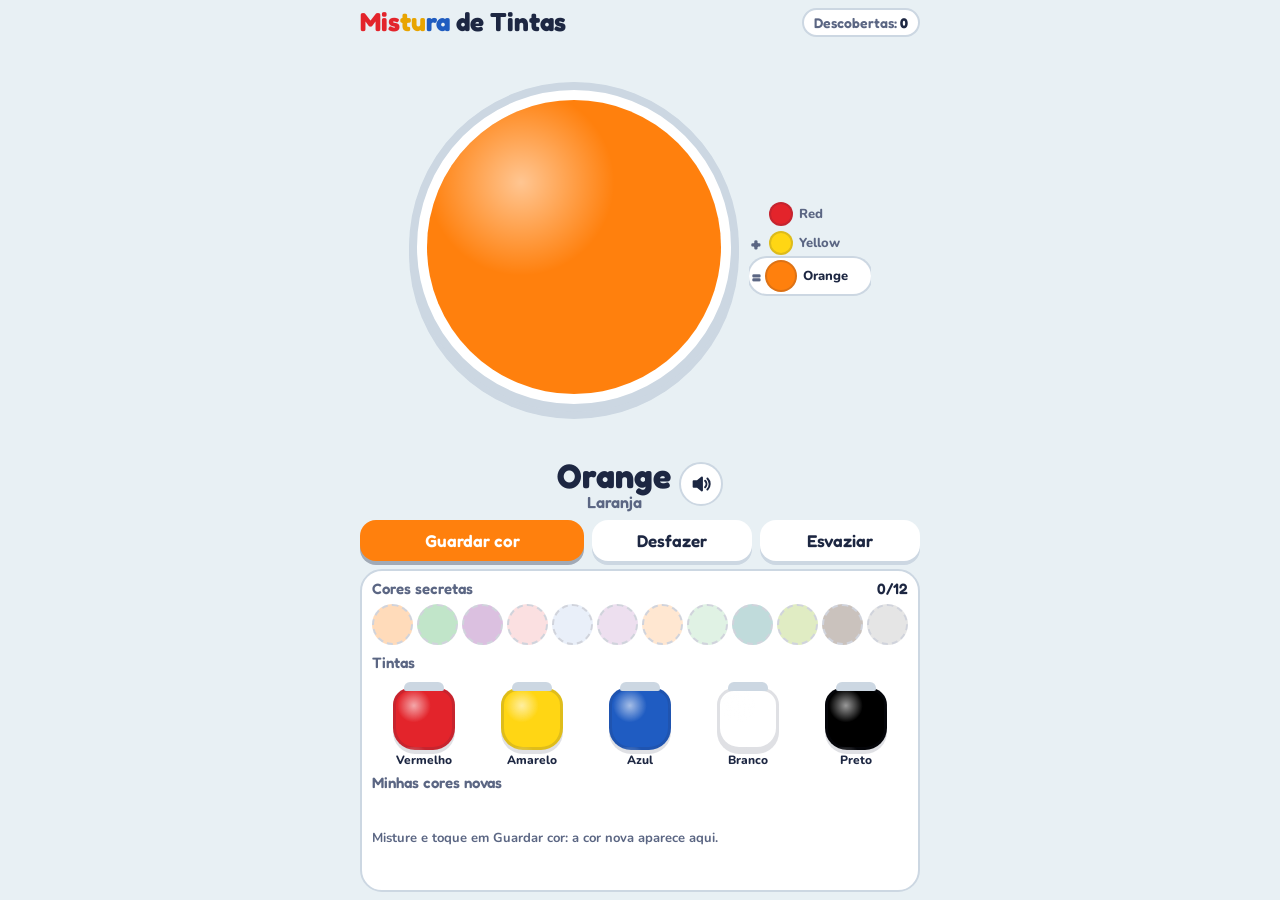
<file: misturador-de-cores/index.html>
<!doctype html>
<html lang="pt-BR">
<head>
<meta charset="utf-8">
<meta name="viewport" content="width=device-width, initial-scale=1, viewport-fit=cover">
<meta name="apple-mobile-web-app-capable" content="yes">
<title>Mistura de Tintas</title>
<meta name="claude:viewport-fit-sides" content="cover">
<link rel="preconnect" href="https://fonts.googleapis.com">
<link rel="stylesheet" href="https://fonts.googleapis.com/css2?family=Fredoka:wght@500;600;700&family=Nunito:wght@600;700;800&display=swap">
<style>
/* Layout: tela única de celular — pote grande que encolhe/estica no meio, nome e botões abaixo, prateleira de tintas no rodapé; o quiz sobe como uma gaveta por cima da prateleira. */
:root{
  --table:#E8F0F4;      /* mesa */
  --paper:#FFFFFF;      /* folha */
  --ink:#1D2742;        /* texto */
  --ink-soft:#5B6683;   /* texto secundário */
  --line:#CCD7E2;       /* contornos */
  --bowl:#F3F6F9;       /* pote vazio */
  --accent:#2F5BD3;     /* botões neutros */
  --good:#1E9E5A;       /* acerto */
  --bad:#D8433B;        /* erro */
  --good-deep:#147A43;
  --bad-deep:#A72E28;
  --font-display:"Fredoka","Baloo 2","Trebuchet MS",system-ui,sans-serif;
  --font-body:"Nunito","Segoe UI",system-ui,sans-serif;
  color-scheme:light;
}
html{height:100%;box-sizing:border-box;overflow:hidden}
body{
  height:100%;overflow:hidden;margin:0;
  background:var(--table);color:var(--ink);font-family:var(--font-body);font-size:16px;
  padding-left:max(12px,env(safe-area-inset-left,0px));padding-right:max(12px,env(safe-area-inset-right,0px));
  padding-block:8px;
  -webkit-tap-highlight-color:transparent;-webkit-user-select:none;user-select:none;
  overscroll-behavior:none;touch-action:manipulation;
}
*,*::before,*::after{box-sizing:border-box}
[hidden]{display:none!important}
button{font:inherit;color:inherit;cursor:pointer}
button:focus-visible{outline:4px solid var(--accent);outline-offset:3px}

.app{height:100%;max-width:560px;margin:0 auto;display:flex;flex-direction:column;gap:8px;min-height:0}
header{display:flex;align-items:center;justify-content:space-between;gap:8px;flex:none}
h1{font-family:var(--font-display);font-weight:700;font-size:26px;margin:0;line-height:1.1;white-space:nowrap}
.found{font-family:var(--font-display);font-weight:600;font-size:14px;background:var(--paper);border:2px solid var(--line);border-radius:999px;padding:4px 10px;color:var(--ink-soft);white-space:nowrap}
.found b{color:var(--ink);font-variant-numeric:tabular-nums}

/* Pote */
.stage{flex:1 1 auto;min-height:120px;container-type:size;position:relative;display:flex;align-items:center;justify-content:center;gap:10px}
.bowl{flex:none;position:relative;width:min(calc(100cqw - 132px),100cqh - 8px,330px);aspect-ratio:1;border-radius:50%;
  background:var(--paper);border:8px solid var(--line);box-shadow:0 7px 0 var(--line)}
.paint{position:absolute;inset:10px;border-radius:50%;background:var(--bowl);transition:background-color .7s ease;overflow:hidden}
.paint::after{content:"";position:absolute;inset:0;border-radius:50%;
  background:radial-gradient(circle at 32% 28%,rgba(255,255,255,.55),rgba(255,255,255,0) 32%)}
.swirl{position:absolute;inset:-20%;border-radius:50%;opacity:0;
  background:conic-gradient(from 0deg,rgba(255,255,255,.35),rgba(255,255,255,0) 25%,rgba(0,0,0,.12) 50%,rgba(255,255,255,0) 75%,rgba(255,255,255,.35))}
.swirl.go{animation:swirl 1s ease-out}
@keyframes swirl{0%{opacity:.9;transform:rotate(0)}100%{opacity:0;transform:rotate(320deg)}}
.empty-hint{position:absolute;inset:0;display:flex;align-items:center;justify-content:center;padding:22%;text-align:center;
  font-family:var(--font-display);font-weight:500;color:var(--ink-soft);font-size:16px;line-height:1.25}
.toast{position:absolute;left:50%;bottom:4px;transform:translateX(-50%);max-width:100%;margin:0;
  background:var(--ink);color:var(--paper);font-weight:800;font-size:15px;border-radius:999px;padding:6px 14px;text-align:center;
  box-shadow:0 4px 12px rgba(29,39,66,.25)}

.name-row{flex:none;display:flex;align-items:center;gap:8px;justify-content:center;min-width:0}
.color-name{font-family:var(--font-display);font-weight:700;font-size:30px;margin:0;line-height:1.1;text-align:center;min-width:0}
.color-name small{display:block;font-size:16px;font-weight:600;color:var(--ink-soft)}
.say{flex:none;width:44px;height:44px;border-radius:50%;border:2px solid var(--line);background:var(--paper);display:grid;place-items:center}
.say svg{width:22px;height:22px}
.say:disabled{opacity:.4}

.chain{flex:none;width:122px;max-height:100%;overflow-y:auto;display:flex;flex-direction:column;gap:1px;scrollbar-width:none;padding:4px 0}
.chain::-webkit-scrollbar{display:none}
.step{display:flex;align-items:center;gap:6px;border:none;background:none;padding:2px 0;text-align:left;font-weight:800;font-size:13px;line-height:1.1;color:var(--ink-soft)}
.step .op{flex:none;width:14px;text-align:center;font-family:var(--font-display);font-weight:700;font-size:20px;color:var(--ink-soft)}
.step i{flex:none;width:24px;height:24px;border-radius:50%;border:2px solid rgba(29,39,66,.15)}
.step span{min-width:0;overflow-wrap:anywhere}
.step.res{color:var(--ink)}
.step.res i{width:32px;height:32px;margin-left:-4px}
.step.last{background:var(--paper);border-radius:999px;box-shadow:0 0 0 2px var(--line)}
.chain-empty{margin:0;color:var(--ink-soft);font-weight:700;font-size:13px;line-height:1.3}
.recipe{flex:none;display:flex;gap:6px;overflow-x:auto;min-height:36px;padding-bottom:2px;scrollbar-width:none;justify-content:safe center}
.recipe::-webkit-scrollbar{display:none}
.chip{flex:none;display:flex;align-items:center;gap:6px;border:2px solid var(--line);background:var(--paper);border-radius:999px;padding:2px 10px 2px 2px;font-weight:800;font-size:14px;font-variant-numeric:tabular-nums}
.chip i{width:26px;height:26px;border-radius:50%;border:2px solid rgba(29,39,66,.15)}
.chip small{font-weight:700;color:var(--ink-soft)}
.recipe-empty{margin:auto;color:var(--ink-soft);font-weight:700;font-size:14px}

.actions{flex:none;display:grid;grid-template-columns:1.4fr 1fr 1fr;gap:8px}
.btn{border:none;border-radius:16px;padding:10px 8px;font-family:var(--font-display);font-weight:600;font-size:17px;
  background:var(--paper);color:var(--ink);box-shadow:0 4px 0 var(--line);transition:transform .1s;white-space:nowrap}
.btn:active{transform:translateY(3px);box-shadow:0 1px 0 var(--line)}
.btn:disabled{opacity:.45;cursor:default}
.btn.save{background:var(--save-bg,var(--accent));color:var(--save-fg,#fff);box-shadow:0 4px 0 rgba(29,39,66,.35);transition:background-color .7s,color .7s,transform .1s}

/* Prateleira */
.shelf{flex:none;background:var(--paper);border:2px solid var(--line);border-radius:22px;padding:8px 10px 10px;display:flex;flex-direction:column;gap:4px}
.shelf h2{font-family:var(--font-display);font-weight:600;font-size:15px;margin:0;display:flex;justify-content:space-between;align-items:center;gap:8px;color:var(--ink-soft)}
.tool{font-family:var(--font-body);font-size:13px;font-weight:800;border:2px solid var(--line);background:var(--paper);border-radius:999px;padding:2px 10px;color:var(--ink-soft)}
.tool.on{background:var(--ink);color:var(--paper);border-color:var(--ink)}
.jars{display:grid;grid-template-columns:repeat(5,minmax(0,1fr));gap:4px}
.mine{display:flex;gap:4px;overflow-x:auto;min-height:84px;scrollbar-width:none}
.mine::-webkit-scrollbar{display:none}
.mine .jar{flex:0 0 76px}
.mine .jar .lbl{white-space:normal;font-size:11px;overflow:visible}
.jar{position:relative;border:none;background:none;padding:12px 0 2px;display:flex;flex-direction:column;align-items:center;gap:4px;border-radius:16px;min-width:0}
.jar:active .pot{transform:scale(.9)}
.pot{width:54px;height:54px;border-radius:17px 17px 22px 22px;position:relative;transition:transform .15s;
  background:radial-gradient(circle at 32% 26%,rgba(255,255,255,.6),rgba(255,255,255,0) 30%),var(--c);
  border:3px solid rgba(29,39,66,.14);box-shadow:0 4px 0 rgba(29,39,66,.14)}
.pot::before{content:"";position:absolute;left:8px;right:8px;top:-9px;height:9px;border-radius:6px 6px 2px 2px;background:var(--line)}
.jar .lbl{font-weight:800;font-size:12px;line-height:1.1;text-align:center;max-width:100%;overflow:hidden;text-overflow:ellipsis;white-space:nowrap}
.jar .del{position:absolute;top:2px;right:2px;width:24px;height:24px;border-radius:50%;background:var(--bad);color:#fff;display:grid;place-items:center;font-weight:800;font-size:16px;line-height:1}
.jar.flash .pot{animation:flash .9s ease 2}
@keyframes flash{50%{transform:scale(1.15) rotate(-6deg)}}
.empty-shelf{margin:auto 0;color:var(--ink-soft);font-weight:700;font-size:13px;line-height:1.3;align-self:center}
.album{display:grid;grid-template-columns:repeat(12,minmax(0,1fr));gap:4px;padding:2px 0 4px}
.secret{aspect-ratio:1;max-width:100%;border-radius:50%;padding:0;position:relative;
  border:2px dashed var(--ink-soft);background:var(--c);opacity:.28;transition:opacity .3s,transform .2s}
.secret.got{opacity:1;border:2px solid rgba(29,39,66,.15);
  background:radial-gradient(circle at 32% 26%,rgba(255,255,255,.6),rgba(255,255,255,0) 35%),var(--c)}
.secret.new{animation:pop .9s ease 2}
.secret:active{transform:scale(.9)}
.count{font-variant-numeric:tabular-nums;color:var(--ink)}
@keyframes pop{40%{transform:scale(1.35) rotate(-8deg)}70%{transform:scale(.95)}}
.confirm{display:flex;gap:6px;align-items:center;flex-wrap:wrap;font-weight:800;font-size:14px}
.confirm .btn{font-size:14px;padding:6px 10px}
.drop{position:fixed;left:0;top:0;width:30px;height:30px;border-radius:50% 50% 50% 0;pointer-events:none;z-index:50;border:2px solid rgba(29,39,66,.18)}

/* Quiz: tela cheia, só cor + voz + Sim/Não (para quem ainda não lê) */
.veil{position:fixed;inset:0;z-index:40;background:var(--paper);display:flex;flex-direction:column;align-items:center;gap:10px;
  padding-top:calc(10px + env(safe-area-inset-top,0px));padding-bottom:calc(14px + env(safe-area-inset-bottom,0px));
  padding-left:max(16px,env(safe-area-inset-left,0px));padding-right:max(16px,env(safe-area-inset-right,0px));animation:fade .2s ease}
@keyframes fade{from{opacity:0}}
.q-head{width:100%;max-width:560px;display:flex;justify-content:space-between;align-items:center;flex:none}
.q-dots{display:flex;gap:10px}
.q-dots i{width:16px;height:16px;border-radius:50%;background:var(--line);transition:background-color .3s}
.q-dots i.now{background:var(--ink)}
.q-dots i.done{background:var(--good)}
.q-close{width:52px;height:52px;border-radius:50%;border:2px solid var(--line);background:var(--paper);font-size:28px;font-weight:800;line-height:1}
.q-pt{flex:none;margin:0;font-family:var(--font-display);font-weight:700;font-size:30px;line-height:1.1;text-align:center}
.q-swatch{flex:1 1 auto;min-height:120px;width:100%;max-width:560px;container-type:size;display:grid;place-items:center;border:none;background:none;padding:0}
.q-blob{position:relative;width:min(100cqw,100cqh,380px);aspect-ratio:1;border-radius:50%;border:8px solid var(--line);
  background:radial-gradient(circle at 32% 26%,rgba(255,255,255,.55),rgba(255,255,255,0) 30%),var(--c)}
.q-blob.pop{animation:pop .7s ease}
@keyframes pop{40%{transform:scale(1.12) rotate(-5deg)}70%{transform:scale(.96)}}
.q-play{position:absolute;right:2%;bottom:2%;width:30%;max-width:96px;min-width:64px;aspect-ratio:1;border-radius:50%;background:var(--ink);color:var(--paper);
  display:grid;place-items:center;box-shadow:0 5px 0 rgba(29,39,66,.3)}
.q-play svg{width:52%;height:52%}
.q-word{flex:none;margin:0;font-family:var(--font-display);font-weight:600;font-size:40px;line-height:1.1;min-height:44px;color:var(--ink)}
.q-answers{flex:none;width:100%;max-width:560px;display:grid;grid-template-columns:1fr 1fr;gap:14px}
.yn{height:clamp(96px,18vh,150px);border:none;border-radius:30px;display:grid;place-items:center;color:#fff;transition:transform .1s}
.yn svg{width:44%;max-width:84px;height:auto}
.yn.yes{background:var(--good);box-shadow:0 7px 0 var(--good-deep)}
.yn.no{background:var(--bad);box-shadow:0 7px 0 var(--bad-deep)}
.yn:active{transform:translateY(5px);box-shadow:none}
.yn:disabled{opacity:.5}
.yn.shake{animation:shake .45s}
@keyframes shake{25%{transform:translateX(-10px)}75%{transform:translateX(10px)}}
@media (min-height:880px){.pot{width:62px;height:62px}.color-name{font-size:34px}}
@media (prefers-reduced-motion:reduce){*{animation:none!important;transition:none!important}}
</style>
</head>
<body>

<div class="app">
  <header>
    <h1><span style="color:#E3242B">Mis</span><span style="color:#E8A400">tu</span><span style="color:#1F5CC0">ra</span> de Tintas</h1>
    <div class="found">Descobertas: <b id="foundCount">0</b></div>
  </header>

  <div class="stage">
    <div class="bowl" id="bowl">
      <div class="paint" id="paint"><div class="swirl" id="swirl"></div></div>
      <div class="empty-hint" id="emptyHint">Toque numa tinta lá embaixo</div>
    </div>
    <div class="chain" id="chain" aria-label="Ordem da mistura"></div>
    <p class="toast" id="toast" role="status" hidden></p>
  </div>

  <div class="name-row">
    <p class="color-name" id="colorName" aria-live="polite">Pote vazio</p>
    <button class="say" id="sayBtn" type="button" aria-label="Falar a cor do pote em inglês">
      <svg viewBox="0 0 24 24" fill="none" stroke="currentColor" stroke-width="2.2" stroke-linecap="round" stroke-linejoin="round"><path d="M4 9v6h4l5 4V5L8 9H4z" fill="currentColor"/><path d="M16.5 8.5a5 5 0 0 1 0 7"/><path d="M19 6a8.5 8.5 0 0 1 0 12"/></svg>
    </button>
  </div>

  <div class="actions">
    <button class="btn save" id="saveBtn" type="button">Guardar cor</button>
    <button class="btn" id="undoBtn" type="button">Desfazer</button>
    <button class="btn" id="clearBtn" type="button">Esvaziar</button>
  </div>

  <section class="shelf" aria-label="Tintas">
    <h2>Cores secretas <span class="count" id="albumCount">0/12</span></h2>
    <div class="album" id="album"></div>
    <h2>Tintas</h2>
    <div class="jars" id="base"></div>
    <h2>Minhas cores novas <button class="tool" id="editBtn" type="button" hidden>Arrumar</button></h2>
    <div class="mine" id="mine"></div>
    <div class="confirm" id="confirmAll" hidden>
      Apagar todas?
      <button class="btn" id="yesAll" type="button">Sim</button>
      <button class="btn" id="noAll" type="button">Não</button>
    </div>
  </section>
</div>

<div class="veil" id="veil" hidden role="dialog" aria-modal="true" aria-labelledby="qName">
  <div class="q-head">
    <div class="q-dots" id="qDots" aria-hidden="true"><i></i><i></i><i></i></div>
    <button class="q-close" id="qClose" type="button" aria-label="Fechar">×</button>
  </div>
  <p class="q-pt" id="qName">Azul</p>
  <button class="q-swatch" id="qSwatch" type="button" aria-label="Ouvir de novo">
    <span class="q-blob" id="qBlob"><span class="q-play"><svg viewBox="0 0 24 24" fill="none" stroke="currentColor" stroke-width="2.2" stroke-linecap="round" stroke-linejoin="round"><path d="M4 9v6h4l5 4V5L8 9H4z" fill="currentColor"/><path d="M16.5 8.5a5 5 0 0 1 0 7"/><path d="M19 6a8.5 8.5 0 0 1 0 12"/></svg></span></span>
  </button>
  <p class="q-word" id="qWord" aria-live="polite"></p>
  <div class="q-answers">
    <button class="yn yes" id="qYes" type="button" aria-label="Sim"><svg viewBox="0 0 24 24" fill="none" stroke="currentColor" stroke-width="3.4" stroke-linecap="round" stroke-linejoin="round"><path d="M4.5 12.5l5 5L19.5 6.5"/></svg></button>
    <button class="yn no" id="qNo" type="button" aria-label="Não"><svg viewBox="0 0 24 24" fill="none" stroke="currentColor" stroke-width="3.4" stroke-linecap="round"><path d="M6 6l12 12M18 6L6 18"/></svg></button>
  </div>
</div>

<script>
(function(){
  // ---------- Modelo de tinta (RYB, como tinta de verdade) ----------
  const KEYS=['r','y','b','w','k'];
  const P=(r,y,b,w,k)=>({r,y,b,w,k});
  const BASE=[
    {id:'vermelho',name:'Vermelho',en:'Red',   p:P(1,0,0,0,0),base:true},
    {id:'amarelo', name:'Amarelo', en:'Yellow',p:P(0,1,0,0,0),base:true},
    {id:'azul',    name:'Azul',    en:'Blue',  p:P(0,0,1,0,0),base:true},
    {id:'branco',  name:'Branco',  en:'White', p:P(0,0,0,1,0),base:true},
    {id:'preto',   name:'Preto',   en:'Black', p:P(0,0,0,0,1),base:true}
  ];
  const C={R:[.89,.14,.17],Y:[1,.84,.08],B:[.12,.36,.76],RY:[1,.5,.05],RB:[.5,.12,.58],YB:[.14,.64,.26],RYB:[.27,.16,.09],W:[1,1,1]};
  function ryb2rgb(r,y,b){
    const out=[0,0,0];
    for(let i=0;i<3;i++){
      const x0=C.W[i]+(C.R[i]-C.W[i])*r, x1=C.Y[i]+(C.RY[i]-C.Y[i])*r, x2=C.B[i]+(C.RB[i]-C.B[i])*r, x3=C.YB[i]+(C.RYB[i]-C.YB[i])*r;
      const y0=x0+(x1-x0)*y, y1=x2+(x3-x2)*y;
      out[i]=y0+(y1-y0)*b;
    }
    return out;
  }
  const sum=p=>KEYS.reduce((s,k)=>s+p[k],0);
  function rgbOf(p){
    const T=sum(p); if(T<=0) return null;
    const c=p.r+p.y+p.b;
    let col;
    if(c>0){
      const g=Math.min(p.r,p.y,p.b)*0.65; // parte que deixa "lamacento"
      const r2=p.r-g,y2=p.y-g,b2=p.b-g,m=Math.max(r2,y2,b2);
      col=ryb2rgb(r2/m,y2/m,b2/m);
    } else col=[1,1,1];
    if(c+p.w>0){col=col.map(v=>(v*c+p.w)/(c+p.w));} else col=[0,0,0];
    const d=p.k/T, f=1-0.72*d; // preto escurece aos poucos
    col=col.map(v=>v*f+0.05*d*(1-d));
    return col.map(v=>Math.max(0,Math.min(1,v)));
  }
  const hex=c=>'#'+c.map(v=>Math.round(v*255).toString(16).padStart(2,'0')).join('');
  function hsl([r,g,b]){
    const mx=Math.max(r,g,b),mn=Math.min(r,g,b),l=(mx+mn)/2;let h=0,s=0;
    if(mx!==mn){const d=mx-mn;s=l>.5?d/(2-mx-mn):d/(mx+mn);
      h=mx===r?((g-b)/d+(g<b?6:0)):mx===g?((b-r)/d+2):((r-g)/d+4);h*=60;}
    return [h,s,l];
  }
  function lum(c){const L=c.map(v=>v<=.03928?v/12.92:Math.pow((v+.055)/1.055,2.4));return .2126*L[0]+.7152*L[1]+.0722*L[2]}
  const EN={Vermelho:'Red',Laranja:'Orange',Amarelo:'Yellow','Verde-limão':'Lime green',Verde:'Green',Turquesa:'Turquoise',Azul:'Blue',Roxo:'Purple',Magenta:'Magenta'};
  const N=(pt,en)=>({pt,en});
  function nameOf(c){
    const [h,s,l]=hsl(c);
    if(l>.94) return N('Branco','White');
    if(l<.1) return N('Preto','Black');
    if(s<.13||(s<.22&&l<.35)) return l>.72?N('Cinza-claro','Light gray'):l<.32?N('Cinza-escuro','Dark gray'):N('Cinza','Gray');
    if(h>=12&&h<50&&l<.4) return l<.2?N('Marrom-escuro','Dark brown'):N('Marrom','Brown');
    if(h>=40&&h<70&&l<.33) return N('Verde-oliva','Olive green');
    let b;
    if(h<12||h>=345) b='Vermelho'; else if(h<42) b='Laranja'; else if(h<64) b='Amarelo'; else if(h<100) b='Verde-limão';
    else if(h<160) b='Verde'; else if(h<195) b='Turquesa'; else if(h<250) b='Azul'; else if(h<300) b='Roxo'; else b='Magenta';
    if(l>.74){
      return ({Vermelho:N('Rosa','Pink'),Magenta:N('Rosa-chiclete','Bubblegum pink'),Laranja:N('Pêssego','Peach'),Roxo:N('Lilás','Lilac'),
        Amarelo:N('Amarelo-clarinho','Light yellow'),Azul:N('Azul-céu','Sky blue'),'Verde-limão':N('Verde-clarinho','Light green'),
        Verde:N('Verde-menta','Mint green'),Turquesa:N('Água-marinha','Aquamarine')})[b];
    }
    if(l>.62) return b==='Vermelho'?N('Rosa-forte','Hot pink'):N(b+'-claro','Light '+EN[b].toLowerCase());
    if(l<.28) return b==='Vermelho'?N('Vinho','Burgundy'):b==='Azul'?N('Azul-marinho','Navy blue'):N(b+'-escuro','Dark '+EN[b].toLowerCase());
    return N(b,EN[b]);
  }

  // ---------- Álbum de cores secretas ----------
  const SECRETS=[
    {id:'orange', en:'Orange',    names:['Laranja'],                 p:P(1,1,0,0,0),hint:'red plus yellow'},
    {id:'green',  en:'Green',     names:['Verde'],                   p:P(0,1,1,0,0),hint:'yellow plus blue'},
    {id:'purple', en:'Purple',    names:['Roxo'],                    p:P(1,0,1,0,0),hint:'red plus blue'},
    {id:'pink',   en:'Pink',      names:['Rosa','Rosa-forte'],       p:P(1,0,0,1,0),hint:'red plus white'},
    {id:'sky',    en:'Sky blue',  names:['Azul-céu','Azul-claro'],   p:P(0,0,1,2,0),hint:'blue plus white'},
    {id:'lilac',  en:'Lilac',     names:['Lilás','Roxo-claro'],      p:P(1,0,1,2,0),hint:'red, blue, and lots of white'},
    {id:'peach',  en:'Peach',     names:['Pêssego','Laranja-claro'], p:P(1,1,0,1,0),hint:'red, yellow, and white'},
    {id:'mint',   en:'Mint green',names:['Verde-menta','Verde-claro'],p:P(0,1,1,2,0),hint:'yellow, blue, and lots of white'},
    {id:'turq',   en:'Turquoise', names:['Turquesa'],                p:P(0,1,2,0,0),hint:'yellow, then blue, then more blue'},
    {id:'lime',   en:'Lime green',names:['Verde-limão'],             p:P(0,2,1,0,0),hint:'yellow, then blue, then more yellow'},
    {id:'brown',  en:'Brown',     names:['Marrom','Marrom-escuro'],  p:P(1,1,1,0,0),hint:'red, yellow, and two drops of blue'},
    {id:'gray',   en:'Gray',      names:['Cinza','Cinza-claro','Cinza-escuro'],p:P(0,0,0,1,1),hint:'white plus black'}
  ];
  const ALBUM='mistura-de-tintas-album-v1';
  let got={};
  try{const raw=localStorage.getItem(ALBUM);if(raw)got=JSON.parse(raw)||{};}catch(e){}
  const saveAlbum=()=>{try{localStorage.setItem(ALBUM,JSON.stringify(got))}catch(e){}};

  // ---------- Estado ----------
  const STORE='mistura-de-tintas-v1';
  let mine=[];
  try{const raw=localStorage.getItem(STORE); if(raw){const d=JSON.parse(raw); if(Array.isArray(d)) mine=d.filter(x=>x&&x.p&&x.id);}}catch(e){}
  mine.forEach(j=>{if(!j.en){j.en=nameOf(rgbOf(j.p)).en;}});
  const persist=()=>{try{localStorage.setItem(STORE,JSON.stringify(mine))}catch(e){}};
  let drops=['vermelho','amarelo']; // exemplo inicial
  let editing=false;
  const MAX=30;
  const all=()=>BASE.concat(mine);
  const byId=id=>all().find(j=>j.id===id);
  // Gota pequena: da 3ª gota colorida em diante, cada gota vale meia gota (a cor muda aos poucos)
  function addDrop(acc,j,st){
    const t=sum(j.p),isC=(j.p.r+j.p.y+j.p.b)>0;let wt=1;
    if(isC){if(st.n>=2)wt=0.5;st.n++;}
    KEYS.forEach(k=>acc[k]+=j.p[k]/t*wt);
  }
  function bowlPigment(){
    const p=P(0,0,0,0,0);
    const st={n:0};drops.forEach(id=>{const j=byId(id); if(j) addDrop(p,j,st);});
    return p;
  }

  // ---------- Voz ----------
  let voices=[];
  const loadVoices=()=>{try{voices=speechSynthesis.getVoices()||[]}catch(e){}};
  if('speechSynthesis' in window){loadVoices();speechSynthesis.addEventListener&&speechSynthesis.addEventListener('voiceschanged',loadVoices);}
  function pickVoice(lang){
    if(!voices.length) loadVoices();
    const L=lang.toLowerCase().replace('_','-');
    return voices.find(v=>v.lang&&v.lang.toLowerCase().replace('_','-')===L&&/samantha|luciana|google|siri/i.test(v.name))
        || voices.find(v=>v.lang&&v.lang.toLowerCase().replace('_','-')===L)
        || voices.find(v=>v.lang&&v.lang.toLowerCase().startsWith(L.slice(0,2)));
  }
  function say(text,lang,opts){
    try{
      if(!('speechSynthesis' in window)) return;
      if(opts&&opts.interrupt) speechSynthesis.cancel();
      const u=new SpeechSynthesisUtterance(text);
      u.lang=lang;u.rate=lang==='en-US'?.85:.95;u.pitch=1.1;
      const v=pickVoice(lang); if(v) u.voice=v;
      speechSynthesis.speak(u);
    }catch(e){}
  }
  const pt=(t,o)=>say(t,'pt-BR',o), en=(t,o)=>say(t,'en-US',o);

  // ---------- Sons ----------
  let ac=null;
  function tone(seq){
    try{ac=ac||new (window.AudioContext||window.webkitAudioContext)(); if(ac.state==='suspended') ac.resume();
      seq.forEach(([f,at,dur,vol,slide])=>{const o=ac.createOscillator(),g=ac.createGain(),t=ac.currentTime+at;
        o.frequency.setValueAtTime(f,t); if(slide) o.frequency.exponentialRampToValueAtTime(slide,t+dur);
        g.gain.setValueAtTime(.0001,t);g.gain.exponentialRampToValueAtTime(vol,t+.015);g.gain.exponentialRampToValueAtTime(.0001,t+dur);
        o.connect(g).connect(ac.destination);o.start(t);o.stop(t+dur+.05);});
    }catch(e){}
  }
  const plop=()=>tone([[560,0,.2,.3,140]]);
  const chime=()=>tone([[660,0,.3,.18],[880,.09,.3,.18],[1320,.18,.35,.18]]);
  const buzz=()=>tone([[220,0,.25,.15,160]]);

  // ---------- Tela ----------
  const $=id=>document.getElementById(id);
  const paint=$('paint'),swirl=$('swirl'),bowl=$('bowl');
  function jarEl(j){
    const b=document.createElement('button');
    b.type='button';b.className='jar';b.dataset.id=j.id;
    b.innerHTML='<span class="pot" style="--c:'+hex(rgbOf(j.p))+'"></span><span class="lbl"></span>';
    b.querySelector('.lbl').textContent=j.name;
    b.setAttribute('aria-label',j.name);
    if(editing&&!j.base){
      const x=document.createElement('span');x.className='del';x.textContent='×';x.setAttribute('aria-hidden','true');b.appendChild(x);
      b.setAttribute('aria-label','Apagar '+j.name);
    }
    b.addEventListener('click',()=>onJar(j,b));
    return b;
  }
  function renderShelf(){
    const base=$('base');base.innerHTML='';BASE.forEach(j=>base.appendChild(jarEl(j)));
    const el=$('mine');el.innerHTML='';
    if(!mine.length){const p=document.createElement('p');p.className='empty-shelf';p.textContent='Misture e toque em Guardar cor: a cor nova aparece aqui.';el.appendChild(p);}
    mine.forEach(j=>el.appendChild(jarEl(j)));
    $('editBtn').hidden=!mine.length;
    if(!mine.length){editing=false;}
    $('confirmAll').hidden=!editing;
    $('editBtn').textContent=editing?'Pronto':'Arrumar';
    $('editBtn').classList.toggle('on',editing);
    $('foundCount').textContent=mine.length;
  }
  let current=null,currentName=null;
  function renderBowl(animate){
    const c=rgbOf(bowlPigment());
    current=c; currentName=c?nameOf(c):null;
    $('emptyHint').hidden=!!c;
    paint.style.backgroundColor=c?hex(c):'';
    const nm=$('colorName'); nm.textContent='';
    if(c){nm.append(currentName.en);const s=document.createElement('small');s.textContent=currentName.pt;nm.append(s);} else nm.textContent='Pote vazio';
    const save=$('saveBtn');
    if(c){save.style.setProperty('--save-bg',hex(c));save.style.setProperty('--save-fg',lum(c)>.45?'#1D2742':'#FFFFFF');}
    else{save.style.removeProperty('--save-bg');save.style.removeProperty('--save-fg');}
    save.disabled=!c; $('undoBtn').disabled=!drops.length; $('clearBtn').disabled=!drops.length; $('sayBtn').disabled=!c;
    const ch=$('chain');ch.innerHTML='';
    if(!drops.length){const e=document.createElement('p');e.className='chain-empty';e.textContent='A ordem da mistura aparece aqui';ch.appendChild(e);}
    const acc=P(0,0,0,0,0),st={n:0};
    drops.forEach((id,i)=>{const j=byId(id);if(!j)return;addDrop(acc,j,st);
      ch.appendChild(step(i?'+':'',rgbOf(j.p),bare(j.en),false,!i&&drops.length===1));
      if(i){const rc=rgbOf(acc);ch.appendChild(step('=',rc,nameOf(rc).en,true,i===drops.length-1));}
    });
    ch.scrollTop=ch.scrollHeight;
    if(animate){swirl.classList.remove('go');void swirl.offsetWidth;swirl.classList.add('go');}
  }
  function step(op,c,label,res,last){
    const b=document.createElement('button');b.type='button';b.className='step'+(res?' res':'')+(last?' last':'');
    b.innerHTML='<span class="op"></span><i></i><span></span>';
    b.children[0].textContent=op;b.children[1].style.background=hex(c);b.children[2].textContent=label;
    b.setAttribute('aria-label',(op==='+'?'mais ':op==='='?'igual a ':'')+label);
    b.addEventListener('click',()=>en(label,{interrupt:true}));
    return b;
  }
  function renderAlbum(newId){
    const el=$('album');el.innerHTML='';
    SECRETS.forEach(t=>{
      const b=document.createElement('button');b.type='button';b.className='secret'+(got[t.id]?' got':'')+(t.id===newId?' new':'');
      b.style.setProperty('--c',hex(rgbOf(t.p)));
      b.setAttribute('aria-label',(got[t.id]?'':'Secreta: ')+t.en);
      b.addEventListener('click',()=>{
        if(got[t.id]) en(t.en+'!',{interrupt:true});
        else en('Can you make '+t.en+'? Try '+t.hint+'!',{interrupt:true});
      });
      el.appendChild(b);
    });
    $('albumCount').textContent=SECRETS.filter(t=>got[t.id]).length+'/12';
  }
  function checkAlbum(){ // devolve a cor secreta recém-descoberta (ou null)
    if(!currentName) return null;
    const t=SECRETS.find(t=>!got[t.id]&&t.names.includes(currentName.pt));
    if(!t) return null;
    got[t.id]=true;saveAlbum();renderAlbum(t.id);
    return t;
  }
  let toastT;
  function toast(msg){const t=$('toast');t.textContent=msg;t.hidden=false;clearTimeout(toastT);toastT=setTimeout(()=>t.hidden=true,3000);}

  function flyDrop(fromEl,color,done){
    const reduce=window.matchMedia&&matchMedia('(prefers-reduced-motion: reduce)').matches;
    if(reduce||!document.body.animate){done();return;}
    const a=fromEl.getBoundingClientRect(),b=bowl.getBoundingClientRect();
    const d=document.createElement('div');d.className='drop';d.style.background=color;document.body.appendChild(d);
    const x0=a.left+a.width/2-15,y0=a.top+a.height/3-15,x1=b.left+b.width/2-15+(Math.random()*30-15),y1=b.top+b.height/2-15+(Math.random()*30-15);
    const peak=Math.min(y0,y1)-60;
    const anim=d.animate([
      {transform:`translate(${x0}px,${y0}px) rotate(-45deg) scale(.6)`},
      {transform:`translate(${(x0+x1)/2}px,${peak}px) rotate(-45deg) scale(1.1)`,offset:.45},
      {transform:`translate(${x1}px,${y1}px) rotate(-45deg) scale(.4)`,opacity:.6}
    ],{duration:620,easing:'cubic-bezier(.3,.6,.4,1)'});
    anim.onfinish=()=>{d.remove();done();};
  }

  // ---------- Quiz de inglês: ouvir e responder Sim/Não ----------
  const bare=w=>String(w).replace(/\s+\d+$/,'');
  const POOL=['Red','Yellow','Blue','White','Black','Green','Orange','Purple','Pink','Brown','Gray'];
  const shuffle=a=>{for(let i=a.length-1;i>0;i--){const k=Math.floor(Math.random()*(i+1));[a[i],a[k]]=[a[k],a[i]];}return a;};
  let seqTok=0;
  function sayCb(text,lang,cb){
    let fired=false;const fin=()=>{if(fired)return;fired=true;cb();};
    try{
      if(!('speechSynthesis' in window)) throw 0;
      const u=new SpeechSynthesisUtterance(text);u.lang=lang;u.rate=lang==='en-US'?.8:.95;u.pitch=1.1;
      const v=pickVoice(lang);if(v)u.voice=v;
      u.onend=fin;u.onerror=fin;speechSynthesis.speak(u);
    }catch(e){}
    setTimeout(fin,1500+text.length*110); // segurança caso a voz não avise o fim
  }
  function speakSeq(items,done){
    const tok=++seqTok;try{speechSynthesis.cancel()}catch(e){}
    let i=0;
    const next=()=>{if(tok!==seqTok)return;if(i>=items.length){done&&done();return;}const [t,l,pause]=items[i++];
      sayCb(t,l,()=>setTimeout(next,pause||120));};
    next();
  }
  const stopSpeech=()=>{seqTok++;try{speechSynthesis.cancel()}catch(e){}};
  let Q=null,afterDropT=0;
  function openQuiz(j,el){
    clearTimeout(afterDropT);
    const others=shuffle(Array.from(new Set(POOL.concat(mine.map(m=>m.en))))
      .filter(w=>w.toLowerCase()!==bare(j.en).toLowerCase()&&!/\d$/.test(w))).slice(0,2);
    Q={jar:j,el:el,cands:shuffle([bare(j.en)].concat(others)),idx:0,busy:false};
    $('qName').textContent=j.name;
    $('qBlob').style.setProperty('--c',hex(rgbOf(j.p)));
    $('veil').hidden=false;
    ask(true);
  }
  function renderQ(){
    const dots=$('qDots').children;
    for(let i=0;i<3;i++){dots[i].className=i<Q.idx?'done':i===Q.idx?'now':'';}
    $('qWord').textContent=Q.cands[Q.idx]+'?';
    $('qYes').disabled=$('qNo').disabled=Q.busy;
  }
  function ask(withName){
    if(!Q)return;renderQ();
    const w=Q.cands[Q.idx];
    const items=[];
    if(withName) items.push(['What color is this?','en-US',300]);
    items.push(['Is it '+w+'?','en-US',350],['Yes, or no?','en-US']);
    speakSeq(items);
  }
  function nudge(btn){btn.classList.remove('shake');void btn.offsetWidth;btn.classList.add('shake');}
  function answer(yes){
    if(!Q||Q.busy)return;
    const w=Q.cands[Q.idx],right=w===bare(Q.jar.en);
    if(yes&&right){ // acertou!
      Q.busy=true;renderQ();chime();
      const dots=$('qDots').children;for(let i=0;i<3;i++)dots[i].className=i<=Q.idx?'done':'';
      const b=$('qBlob');b.classList.remove('pop');void b.offsetWidth;b.classList.add('pop');
      const j=Q.jar,el=Q.el;
      speakSeq([['Yes! Great job!','en-US',150],["It's "+bare(j.en)+'!','en-US',300]],()=>{
        closeQuiz();
        flyDrop(el.querySelector('.pot'),hex(rgbOf(j.p)),()=>{
          const before=currentName;
          drops.push(j.id);plop();renderBowl(true);
          const line=before?before.en+' plus '+bare(j.en)+' makes '+currentName.en+'!':bare(j.en)+'!';
          const found=checkAlbum();
          const items=[[line,'en-US',300]];
          if(found){items.push(['Wow! You found a secret color! '+found.en+'!','en-US']);
            setTimeout(()=>{chime();toast('Cor secreta: '+found.en+'!');},300);}
          afterDropT=setTimeout(()=>{if(!Q)speakSeq(items);},300);
        });
      });
    }else if(!yes&&!right){ // acertou que não é: próxima
      tone([[700,0,.15,.15],[900,.08,.18,.15]]);
      Q.busy=true;renderQ();
      speakSeq([["That's right! It's not "+w+'.','en-US',350]],()=>{Q.idx++;Q.busy=false;ask(false);});
    }else if(yes&&!right){ // disse sim para a errada: mostra e vai para a próxima
      buzz();nudge($('qYes'));Q.busy=true;renderQ();
      speakSeq([["Hmm, it's not "+w+'.','en-US',150],["Let's try another one.",'en-US',200]],()=>{Q.idx++;Q.busy=false;ask(false);});
    }else{ // disse não para a certa: pergunta de novo
      buzz();nudge($('qNo'));Q.busy=true;renderQ();
      speakSeq([["Oops! That's the right one!",'en-US',250]],()=>{Q.busy=false;ask(false);});
    }
  }
  function closeQuiz(){stopSpeech();$('veil').hidden=true;Q=null;}
  $('qYes').addEventListener('click',()=>answer(true));
  $('qNo').addEventListener('click',()=>answer(false));
  $('qSwatch').addEventListener('click',()=>{if(Q&&!Q.busy)ask(true);});
  $('qClose').addEventListener('click',closeQuiz);

  // ---------- Ações ----------
  function onJar(j,el){
    if(editing&&!j.base){
      mine=mine.filter(m=>m.id!==j.id);drops=drops.filter(id=>id!==j.id);persist();renderShelf();renderBowl(false);
      toast(j.name+' foi apagada.');return;
    }
    if(drops.length>=MAX){toast('O pote está cheio! Esvazie.');en('The bowl is full!',{interrupt:true});return;}
    openQuiz(j,el);
  }
  const dist=(a,b)=>Math.sqrt(a.reduce((s,v,i)=>s+Math.pow((v-b[i])*255,2),0));
  $('saveBtn').addEventListener('click',()=>{
    if(!current) return;
    const same=all().find(j=>dist(rgbOf(j.p),current)<14);
    if(same){
      toast('Você já tem: '+same.name+'!');
      const el=document.querySelector('.jar[data-id="'+same.id+'"]');
      if(el){el.scrollIntoView({block:'nearest',inline:'center',behavior:'smooth'});el.classList.remove('flash');void el.offsetWidth;el.classList.add('flash');}
      return;
    }
    const p=bowlPigment(),t=sum(p);KEYS.forEach(k=>p[k]=+(p[k]/t).toFixed(5));
    const nm0=currentName;let n=1,ptn=nm0.pt,enn=nm0.en;
    while(all().some(j=>j.name===ptn)){n++;ptn=nm0.pt+' '+n;enn=nm0.en+' '+n;}
    const j={id:'c'+Date.now().toString(36),name:ptn,en:enn,p};
    mine.push(j);persist();renderShelf();chime();
    toast('Você descobriu: '+ptn+'!');
    en('You found '+nm0.en+'!',{interrupt:true});
    const el=document.querySelector('.jar[data-id="'+j.id+'"]');
    if(el){el.scrollIntoView({block:'nearest',inline:'center',behavior:'smooth'});el.classList.add('flash');}
  });
  $('undoBtn').addEventListener('click',()=>{drops.pop();renderBowl(true);});
  $('clearBtn').addEventListener('click',()=>{drops=[];renderBowl(false);toast('Pote limpinho!');});
  $('sayBtn').addEventListener('click',()=>{if(currentName) en(currentName.en,{interrupt:true});});
  $('editBtn').addEventListener('click',()=>{editing=!editing;renderShelf();if(editing)toast('Toque numa cor nova para apagar.');});
  $('yesAll').addEventListener('click',()=>{
    const ids=mine.map(m=>m.id);mine=[];drops=drops.filter(id=>!ids.includes(id));persist();editing=false;
    renderShelf();renderBowl(false);toast('Cores novas apagadas.');
  });
  $('noAll').addEventListener('click',()=>{editing=false;renderShelf();});

  renderShelf();renderBowl(false);renderAlbum();
})();
</script>
</body>
</html>
</file>
